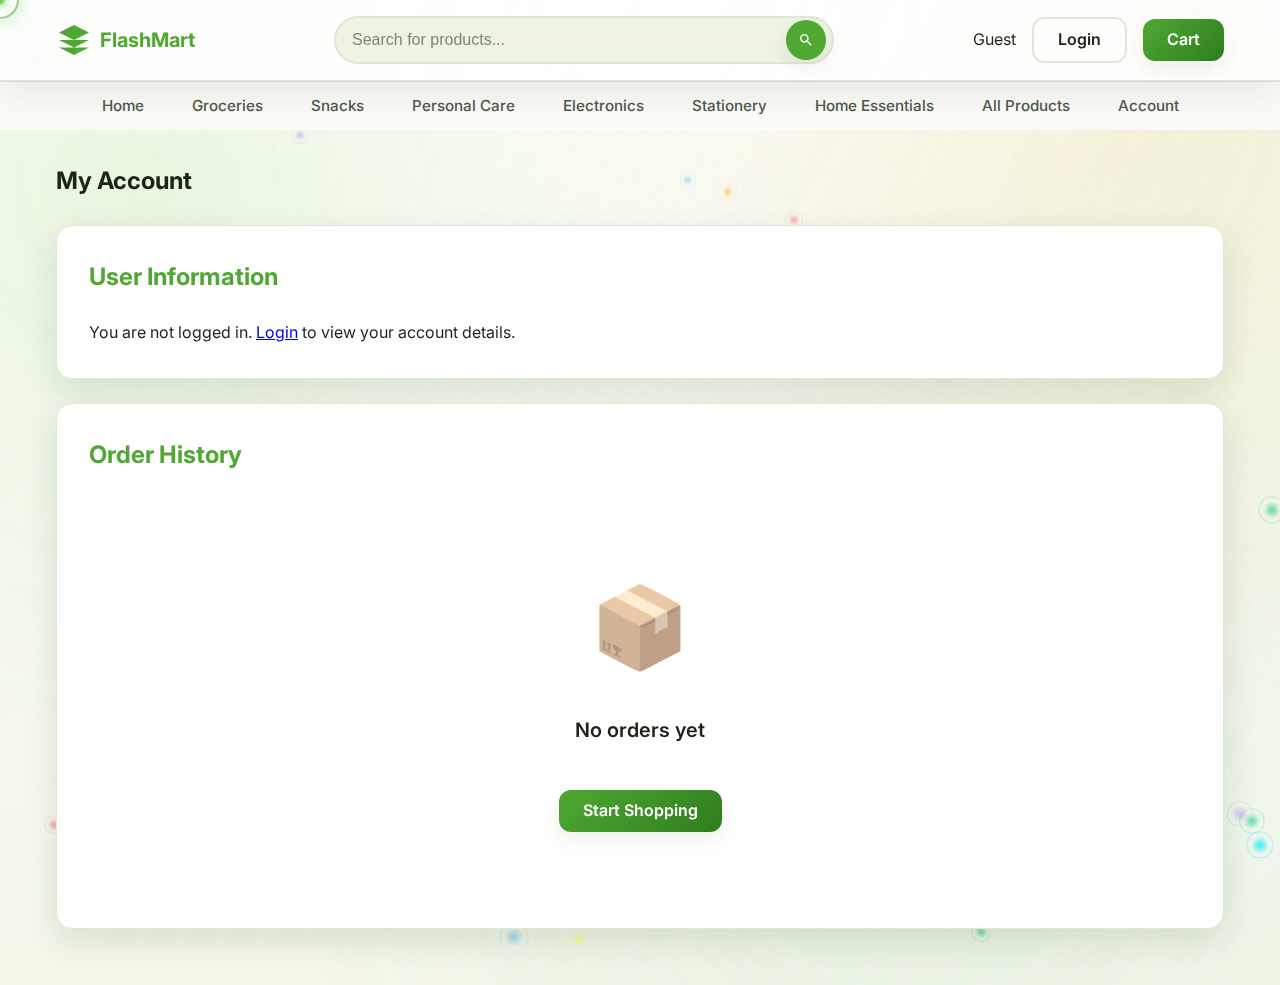
<file: account.html>
<!DOCTYPE html>
<html lang="en">
<head>
    <meta charset="UTF-8">
    <meta name="viewport" content="width=device-width, initial-scale=1.0">
    <title>My Account - FlashMart</title>
    <link rel="stylesheet" href="css/styles.css">
</head>
<body>
    
    <header class="header">
        <div class="header-container">
            <a href="index.html" class="logo">
                <svg class="logo-icon" viewBox="0 0 24 24" fill="currentColor">
                    <path d="M12 2L2 7l10 5 10-5-10-5zM2 17l10 5 10-5M2 12l10 5 10-5"/>
                </svg>
                FlashMart
            </a>
            <div class="search-bar">
                <input type="text" class="search-input" id="search-input" placeholder="Search for products...">
                <button class="search-btn" onclick="handleSearch()">
                    <svg width="16" height="16" viewBox="0 0 24 24" fill="white">
                        <path d="M15.5 14h-.79l-.28-.27C15.41 12.59 16 11.11 16 9.5 16 5.91 13.09 3 9.5 3S3 5.91 3 9.5 5.91 16 9.5 16c1.61 0 3.09-.59 4.23-1.57l.27.28v.79l5 4.99L20.49 19l-4.99-5zm-6 0C7.01 14 5 11.99 5 9.5S7.01 5 9.5 5 14 7.01 14 9.5 11.99 14 9.5 14z"/>
                    </svg>
                </button>
            </div>
            <div class="header-actions">
                <span id="user-info">Guest</span>
                <a href="login.html" class="btn btn-secondary" id="login-btn">Login</a>
                <button class="btn btn-secondary" id="logout-btn" onclick="handleLogout()" style="display: none;">Logout</button>
                <a href="cart.html" class="btn btn-primary cart-btn">
                    Cart
                    <span class="cart-badge" id="cart-badge">0</span>
                </a>
            </div>
        </div>
    </header>

    
    <nav class="nav-menu">
        <div class="nav-container">
            <a href="index.html" class="nav-link">Home</a>
            <a href="products.html?category=groceries" class="nav-link">Groceries</a>
            <a href="products.html?category=snacks" class="nav-link">Snacks</a>
            <a href="products.html?category=personal-care" class="nav-link">Personal Care</a>
            <a href="products.html?category=electronics" class="nav-link">Electronics</a>
            <a href="products.html?category=stationery" class="nav-link">Stationery</a>
            <a href="products.html?category=home-essentials" class="nav-link">Home Essentials</a>
            <a href="products.html" class="nav-link">All Products</a>
            <a href="account.html" class="nav-link">Account</a>
        </div>
    </nav>

   
    <div class="account-page">
        <h2 class="section-title">My Account</h2>

        
        <div class="account-section">
            <h3 class="account-section-title">User Information</h3>
            <div id="user-info-section">
                <!-- User info will be loaded here -->
            </div>
        </div>

        
        <div class="account-section" id="monthly-section">
            <h3 class="account-section-title">Monthly Billing</h3>
            <div id="monthly-billing">
                <!-- Monthly billing will be loaded here -->
            </div>
        </div>

        
        <div class="account-section">
            <h3 class="account-section-title">Order History</h3>
            <div id="order-history">
                <!-- Orders will be loaded here -->
            </div>
        </div>
    </div>

    
    <div class="modal" id="payment-modal">
        <div class="modal-content">
            <div class="modal-header">
                <h3 class="modal-title">Pay Monthly Balance</h3>
                <button class="modal-close" onclick="closePaymentModal()">&times;</button>
            </div>
            <div id="payment-modal-body">
                <!-- Payment form will be loaded here -->
            </div>
        </div>
    </div>

    
    <script src="data/products.js"></script>
    <script src="js/app.js"></script>
    <script>
        
        function handleSearch() {
            const query = document.getElementById('search-input').value.trim();
            if (query) {
                window.location.href = `products.html?search=${encodeURIComponent(query)}`;
            }
        }

       
        document.getElementById('search-input').addEventListener('keypress', (e) => {
            if (e.key === 'Enter') {
                handleSearch();
            }
        });

        
        function handleLogout() {
            FlashMartStorage.logoutUser();
            FlashMartStorage.updateUserInfo();
            FlashMartStorage.updateCartBadge();
            window.location.href = 'index.html';
        }

       
        function loadUserInfo() {
            const user = FlashMartStorage.getCurrentUser();
            const container = document.getElementById('user-info-section');

            if (!user) {
                container.innerHTML = `
                    <p>You are not logged in. <a href="login.html">Login</a> to view your account details.</p>
                `;
                document.getElementById('monthly-section').style.display = 'none';
                return;
            }

            container.innerHTML = `
                <div style="display: flex; flex-direction: column; gap: 10px;">
                    <div><strong>Name:</strong> ${user.name || 'N/A'}</div>
                    <div><strong>Email:</strong> ${user.email}</div>
                    <div><strong>Member since:</strong> ${FlashMartStorage.formatDate(user.createdAt)}</div>
                </div>
            `;
        }

        
        function loadMonthlyBilling() {
            const user = FlashMartStorage.getCurrentUser();
            const container = document.getElementById('monthly-billing');

            if (!user) {
                return;
            }

            const monthly = FlashMartStorage.getMonthlyAccount();
            const orders = FlashMartStorage.getOrders();
            const unpaidOrders = orders.filter(o => !o.paid && o.paymentMethod === 'monthly');

            if (monthly.outstanding === 0 && unpaidOrders.length === 0) {
                container.innerHTML = `
                    <p style="color: var(--text-light);">No outstanding balance. All payments are up to date.</p>
                `;
                return;
            }

            container.innerHTML = `
                <div class="monthly-balance">
                    Outstanding Balance: ${FlashMartStorage.formatPrice(monthly.outstanding)}
                </div>
                <div class="order-list">
                    ${unpaidOrders.map(order => `
                        <div class="order-card">
                            <div class="order-header">
                                <span class="order-id">Order #${order.id}</span>
                                <span class="order-status pending">Pending Payment</span>
                            </div>
                            <div class="order-items">
                                ${order.items.map(item => `
                                    <div class="order-item">
                                        <span>${item.name} (×${item.quantity})</span>
                                        <span>${FlashMartStorage.formatPrice(item.price * item.quantity)}</span>
                                    </div>
                                `).join('')}
                            </div>
                            <div class="order-total">Total: ${FlashMartStorage.formatPrice(order.total)}</div>
                            <div style="font-size: 14px; color: var(--text-light); margin-top: 5px;">
                                Date: ${FlashMartStorage.formatDate(order.createdAt)}
                            </div>
                        </div>
                    `).join('')}
                </div>
                <button class="btn btn-primary btn-full" onclick="showPayMonthlyModal()" style="margin-top: 20px;">
                    Pay Now (${FlashMartStorage.formatPrice(monthly.outstanding)})
                </button>
            `;
        }

        
        function showPayMonthlyModal() {
            const monthly = FlashMartStorage.getMonthlyAccount();
            const modal = document.getElementById('payment-modal');
            const modalBody = document.getElementById('payment-modal-body');

            modalBody.innerHTML = `
                <div style="margin-bottom: 20px;">
                    <p>Total Amount: <strong>${FlashMartStorage.formatPrice(monthly.outstanding)}</strong></p>
                </div>
                <div class="form-group">
                    <label class="form-label">Card Number</label>
                    <input type="text" class="form-input" placeholder="1234 5678 9012 3456" maxlength="19">
                </div>
                <div style="display: grid; grid-template-columns: 1fr 1fr; gap: 15px;">
                    <div class="form-group">
                        <label class="form-label">Expiry</label>
                        <input type="text" class="form-input" placeholder="MM/YY" maxlength="5">
                    </div>
                    <div class="form-group">
                        <label class="form-label">CVV</label>
                        <input type="text" class="form-input" placeholder="123" maxlength="3">
                    </div>
                </div>
                <button class="btn btn-primary btn-full" onclick="payMonthlyBalance()" style="margin-top: 20px;">
                    Pay ${FlashMartStorage.formatPrice(monthly.outstanding)}
                </button>
            `;

            modal.classList.add('show');
        }

        
        function payMonthlyBalance() {
            const result = FlashMartStorage.payMonthlyBalance();
            
            if (result.success) {
                closePaymentModal();
                FlashMartStorage.showToast(result.message, 'success');
                loadMonthlyBilling();
                loadOrderHistory();
            } else {
                FlashMartStorage.showToast(result.message, 'error');
            }
        }

        
        function closePaymentModal() {
            document.getElementById('payment-modal').classList.remove('show');
        }

       
        function loadOrderHistory() {
            const orders = FlashMartStorage.getOrders();
            const container = document.getElementById('order-history');

            if (orders.length === 0) {
                container.innerHTML = `
                    <div class="empty-state">
                        <div class="empty-state-icon">📦</div>
                        <div class="empty-state-text">No orders yet</div>
                        <a href="products.html" class="btn btn-primary" style="margin-top: 20px;">Start Shopping</a>
                    </div>
                `;
                return;
            }

            container.innerHTML = `
                <div class="order-list">
                    ${orders.map(order => `
                        <div class="order-card">
                            <div class="order-header">
                                <span class="order-id">Order #${order.id}</span>
                                <span class="order-status ${order.status}">${order.status.charAt(0).toUpperCase() + order.status.slice(1)}</span>
                            </div>
                            <div class="order-items">
                                ${order.items.map(item => `
                                    <div class="order-item">
                                        <span>${item.name} (×${item.quantity})</span>
                                        <span>${FlashMartStorage.formatPrice(item.price * item.quantity)}</span>
                                    </div>
                                `).join('')}
                            </div>
                            <div style="display: flex; justify-content: space-between; align-items: center; margin-top: 10px;">
                                <div>
                                    <div class="order-total">Total: ${FlashMartStorage.formatPrice(order.total)}</div>
                                    <div style="font-size: 14px; color: var(--text-light); margin-top: 5px;">
                                        Date: ${FlashMartStorage.formatDate(order.createdAt)}
                                    </div>
                                    <div style="font-size: 14px; color: var(--text-light);">
                                        Payment: ${order.paymentMethod === 'direct' ? 'Direct Payment' : 'Monthly Billing'} 
                                        ${order.paid ? '(Paid)' : '(Pending)'}
                                    </div>
                                </div>
                            </div>
                        </div>
                    `).join('')}
                </div>
            `;
        }

        
        document.getElementById('payment-modal').addEventListener('click', (e) => {
            if (e.target.id === 'payment-modal') {
                closePaymentModal();
            }
        });

        
        document.addEventListener('DOMContentLoaded', () => {
            loadUserInfo();
            loadMonthlyBilling();
            loadOrderHistory();
            FlashMartStorage.updateCartBadge();
            FlashMartStorage.updateUserInfo();
        });
    </script>
</body>
</html>
</file>
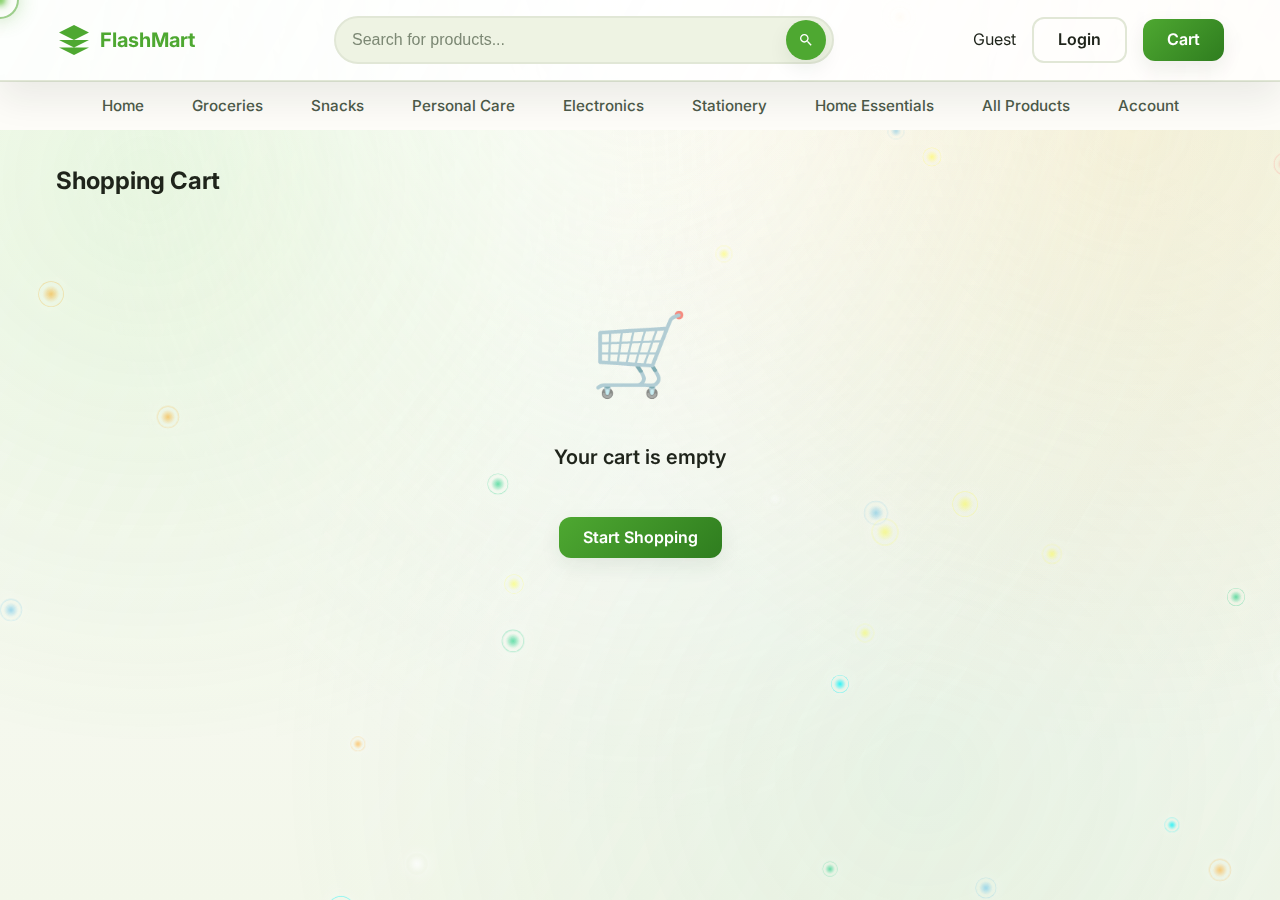
<file: cart.html>
<!DOCTYPE html>
<html lang="en">
<head>
    <meta charset="UTF-8">
    <meta name="viewport" content="width=device-width, initial-scale=1.0">
    <title>Shopping Cart - FlashMart</title>
    <link rel="stylesheet" href="css/styles.css">
</head>
<body>
    <!-- Header -->
    <header class="header">
        <div class="header-container">
            <a href="index.html" class="logo">
                <svg class="logo-icon" viewBox="0 0 24 24" fill="currentColor">
                    <path d="M12 2L2 7l10 5 10-5-10-5zM2 17l10 5 10-5M2 12l10 5 10-5"/>
                </svg>
                FlashMart
            </a>
            <div class="search-bar">
                <input type="text" class="search-input" id="search-input" placeholder="Search for products...">
                <button class="search-btn" onclick="handleSearch()">
                    <svg width="16" height="16" viewBox="0 0 24 24" fill="white">
                        <path d="M15.5 14h-.79l-.28-.27C15.41 12.59 16 11.11 16 9.5 16 5.91 13.09 3 9.5 3S3 5.91 3 9.5 5.91 16 9.5 16c1.61 0 3.09-.59 4.23-1.57l.27.28v.79l5 4.99L20.49 19l-4.99-5zm-6 0C7.01 14 5 11.99 5 9.5S7.01 5 9.5 5 14 7.01 14 9.5 11.99 14 9.5 14z"/>
                    </svg>
                </button>
            </div>
            <div class="header-actions">
                <span id="user-info">Guest</span>
                <a href="login.html" class="btn btn-secondary" id="login-btn">Login</a>
                <button class="btn btn-secondary" id="logout-btn" onclick="handleLogout()" style="display: none;">Logout</button>
                <a href="cart.html" class="btn btn-primary cart-btn">
                    Cart
                    <span class="cart-badge" id="cart-badge">0</span>
                </a>
            </div>
        </div>
    </header>

    <!-- Navigation Menu -->
    <nav class="nav-menu">
        <div class="nav-container">
            <a href="index.html" class="nav-link">Home</a>
            <a href="products.html?category=groceries" class="nav-link">Groceries</a>
            <a href="products.html?category=snacks" class="nav-link">Snacks</a>
            <a href="products.html?category=personal-care" class="nav-link">Personal Care</a>
            <a href="products.html?category=electronics" class="nav-link">Electronics</a>
            <a href="products.html?category=stationery" class="nav-link">Stationery</a>
            <a href="products.html?category=home-essentials" class="nav-link">Home Essentials</a>
            <a href="products.html" class="nav-link">All Products</a>
            <a href="account.html" class="nav-link">Account</a>
        </div>
    </nav>

    <!-- Cart Page -->
    <div class="cart-page">
        <h2 class="section-title">Shopping Cart</h2>
        
        <div style="display: grid; grid-template-columns: 1fr 350px; gap: 20px;" id="cart-layout">
            <!-- Cart Items -->
            <div class="cart-items" id="cart-items">
                <!-- Cart items will be loaded here -->
            </div>

            <!-- Cart Summary -->
            <div class="cart-summary" id="cart-summary">
                <h3 style="margin-bottom: 20px; font-size: 20px;">Order Summary</h3>
                <div class="summary-row">
                    <span>Subtotal</span>
                    <span id="cart-subtotal">₹0.00</span>
                </div>
                <div class="summary-row">
                    <span>Delivery Charges</span>
                    <span style="color: var(--success-color);">FREE</span>
                </div>
                <div class="summary-row">
                    <span>Estimated Delivery</span>
                    <span>2-3 days</span>
                </div>
                <div class="summary-row">
                    <strong>Total</strong>
                    <strong class="summary-total" id="cart-total">₹0.00</strong>
                </div>
                <a href="checkout.html" class="btn btn-primary btn-full" style="margin-top: 20px; text-align: center;">Proceed to Checkout</a>
                <a href="products.html" class="btn btn-secondary btn-full" style="text-align: center;">Continue Shopping</a>
            </div>
        </div>

        <!-- Empty Cart State -->
        <div class="empty-state hidden" id="empty-cart">
            <div class="empty-state-icon">🛒</div>
            <div class="empty-state-text">Your cart is empty</div>
            <a href="products.html" class="btn btn-primary" style="margin-top: 20px;">Start Shopping</a>
        </div>
    </div>

    <!-- Scripts -->
    <script src="data/products.js"></script>
    <script src="js/app.js"></script>
    <script>
        // Handle search
        function handleSearch() {
            const query = document.getElementById('search-input').value.trim();
            if (query) {
                window.location.href = `products.html?search=${encodeURIComponent(query)}`;
            }
        }

        // Search on Enter key
        document.getElementById('search-input').addEventListener('keypress', (e) => {
            if (e.key === 'Enter') {
                handleSearch();
            }
        });

        // Handle logout
        function handleLogout() {
            FlashMartStorage.logoutUser();
            FlashMartStorage.updateUserInfo();
            FlashMartStorage.updateCartBadge();
            window.location.href = 'index.html';
        }

        // Load cart
        function loadCart() {
            const cart = FlashMartStorage.getCart();
            const container = document.getElementById('cart-items');
            const emptyState = document.getElementById('empty-cart');
            const cartLayout = document.getElementById('cart-layout');
            const cartSummary = document.getElementById('cart-summary');

            if (cart.length === 0) {
                container.classList.add('hidden');
                emptyState.classList.remove('hidden');
                if (cartLayout) cartLayout.style.display = 'none';
                if (cartSummary) cartSummary.style.display = 'none';
                updateTotals();
                return;
            }

            container.classList.remove('hidden');
            emptyState.classList.add('hidden');
            if (cartLayout) cartLayout.style.display = 'grid';
            if (cartSummary) cartSummary.style.display = 'block';

            container.innerHTML = cart.map(item => {
                const product = FlashMartStorage.getProductById(item.productId);
                if (!product) return '';

                return `
                    <div class="cart-item">
                        <img src="${product.images[0]}" alt="${product.name}" class="cart-item-image">
                        <div class="cart-item-info">
                            <div class="cart-item-name">${product.name}</div>
                            <div class="cart-item-price">${FlashMartStorage.formatPrice(product.price)}</div>
                        </div>
                        <div class="cart-item-actions">
                            <button class="quantity-btn" onclick="updateQuantity(${product.id}, ${item.quantity - 1})">-</button>
                            <input type="number" class="quantity-input" value="${item.quantity}" min="1" max="${product.stock}" onchange="updateQuantity(${product.id}, parseInt(this.value))" style="width: 60px;">
                            <button class="quantity-btn" onclick="updateQuantity(${product.id}, ${item.quantity + 1})">+</button>
                        </div>
                        <div style="text-align: right;">
                            <div style="font-weight: bold; font-size: 18px; color: var(--primary-color);">
                                ${FlashMartStorage.formatPrice(product.price * item.quantity)}
                            </div>
                            <button class="btn-remove" onclick="removeItem(${product.id})" style="margin-top: 10px;">Remove</button>
                        </div>
                    </div>
                `;
            }).join('');

            updateTotals();
        }

        // Update quantity
        function updateQuantity(productId, quantity) {
            if (quantity < 1) {
                removeItem(productId);
                return;
            }

            const result = FlashMartStorage.updateCartQuantity(productId, quantity);
            if (result.success) {
                loadCart();
                FlashMartStorage.updateCartBadge();
            } else {
                FlashMartStorage.showToast(result.message, 'error');
                loadCart(); // Reload to show correct quantities
            }
        }

        // Remove item
        function removeItem(productId) {
            FlashMartStorage.removeFromCart(productId);
            FlashMartStorage.showToast('Item removed from cart', 'success');
            loadCart();
            FlashMartStorage.updateCartBadge();
        }

        // Update totals
        function updateTotals() {
            const total = FlashMartStorage.getCartTotal();
            document.getElementById('cart-subtotal').textContent = FlashMartStorage.formatPrice(total);
            document.getElementById('cart-total').textContent = FlashMartStorage.formatPrice(total);
        }

        // Initialize page
        document.addEventListener('DOMContentLoaded', () => {
            loadCart();
            FlashMartStorage.updateCartBadge();
            FlashMartStorage.updateUserInfo();
        });
    </script>
</body>
</html>
</file>
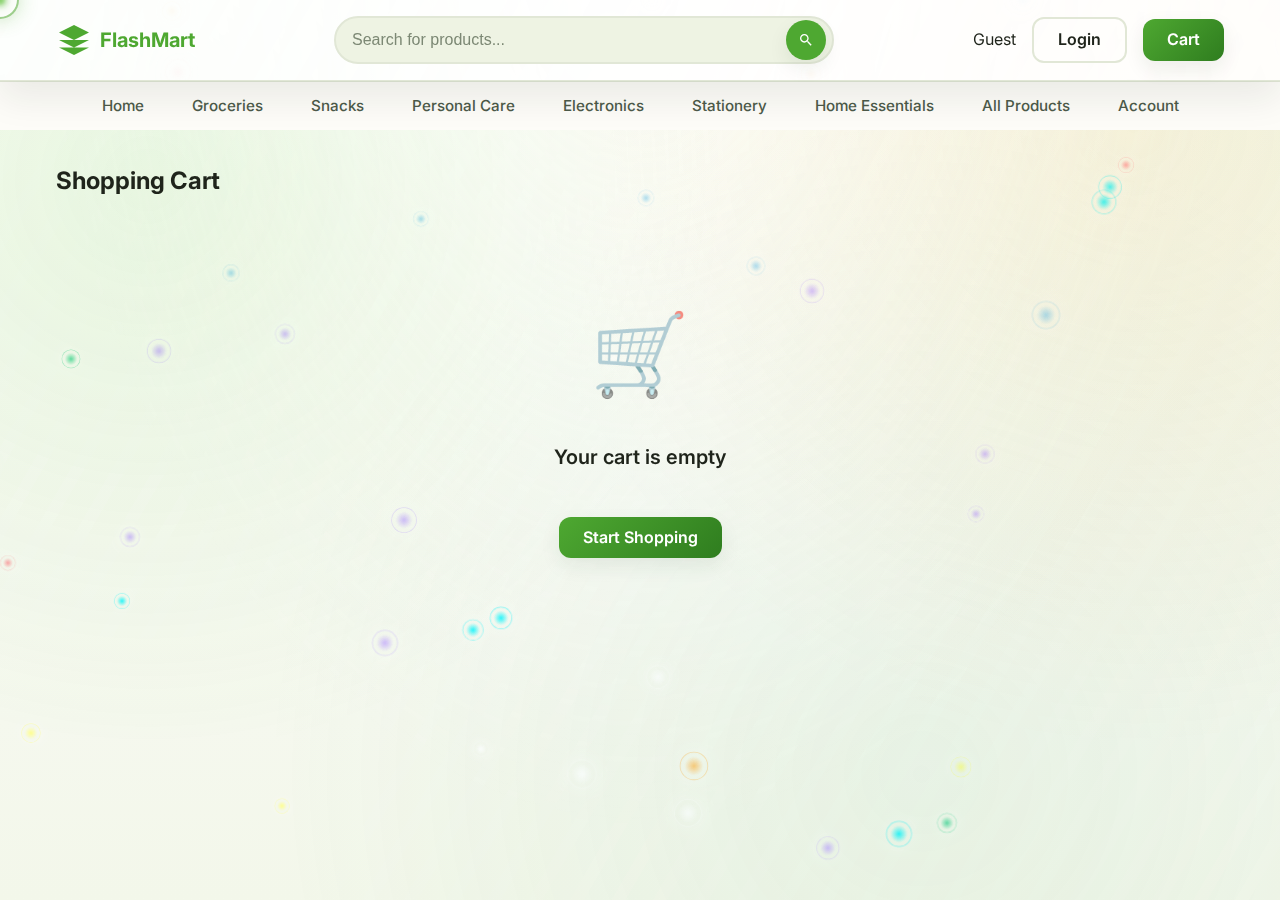
<file: checkout.html>
<!DOCTYPE html>
<html lang="en">
<head>
    <meta charset="UTF-8">
    <meta name="viewport" content="width=device-width, initial-scale=1.0">
    <title>Checkout - FlashMart</title>
    <link rel="stylesheet" href="css/styles.css">
</head>
<body>
    
    <header class="header">
        <div class="header-container">
            <a href="index.html" class="logo">
                <svg class="logo-icon" viewBox="0 0 24 24" fill="currentColor">
                    <path d="M12 2L2 7l10 5 10-5-10-5zM2 17l10 5 10-5M2 12l10 5 10-5"/>
                </svg>
                FlashMart
            </a>
            <div class="search-bar">
                <input type="text" class="search-input" id="search-input" placeholder="Search for products...">
                <button class="search-btn" onclick="handleSearch()">
                    <svg width="16" height="16" viewBox="0 0 24 24" fill="white">
                        <path d="M15.5 14h-.79l-.28-.27C15.41 12.59 16 11.11 16 9.5 16 5.91 13.09 3 9.5 3S3 5.91 3 9.5 5.91 16 9.5 16c1.61 0 3.09-.59 4.23-1.57l.27.28v.79l5 4.99L20.49 19l-4.99-5zm-6 0C7.01 14 5 11.99 5 9.5S7.01 5 9.5 5 14 7.01 14 9.5 11.99 14 9.5 14z"/>
                    </svg>
                </button>
            </div>
            <div class="header-actions">
                <span id="user-info">Guest</span>
                <a href="login.html" class="btn btn-secondary" id="login-btn">Login</a>
                <button class="btn btn-secondary" id="logout-btn" onclick="handleLogout()" style="display: none;">Logout</button>
                <a href="cart.html" class="btn btn-primary cart-btn">
                    Cart
                    <span class="cart-badge" id="cart-badge">0</span>
                </a>
            </div>
        </div>
    </header>

    
    <nav class="nav-menu">
        <div class="nav-container">
            <a href="index.html" class="nav-link">Home</a>
            <a href="products.html?category=groceries" class="nav-link">Groceries</a>
            <a href="products.html?category=snacks" class="nav-link">Snacks</a>
            <a href="products.html?category=personal-care" class="nav-link">Personal Care</a>
            <a href="products.html?category=electronics" class="nav-link">Electronics</a>
            <a href="products.html?category=stationery" class="nav-link">Stationery</a>
            <a href="products.html?category=home-essentials" class="nav-link">Home Essentials</a>
            <a href="products.html" class="nav-link">All Products</a>
            <a href="account.html" class="nav-link">Account</a>
        </div>
    </nav>


    <div class="checkout-page">
        <h2 class="section-title">Checkout</h2>

        
        <div class="account-section" style="margin-bottom: 20px;">
            <h3 style="margin-bottom: 15px;">Order Summary</h3>
            <div id="order-summary">
                
            </div>
            <div class="summary-row" style="margin-top: 20px;">
                <strong>Total</strong>
                <strong class="summary-total" id="checkout-total">₹0.00</strong>
            </div>
        </div>

        
        <div class="payment-methods">
            <h3 style="margin-bottom: 20px;">Select Payment Method</h3>
            
            <div class="payment-method" id="payment-direct" onclick="selectPayment('direct')">
                <div class="payment-method-title">💳 Direct Payment</div>
                <div class="payment-method-desc">Pay now with card. Order will be processed immediately.</div>
            </div>

            <div class="payment-method" id="payment-monthly" onclick="selectPayment('monthly')">
                <div class="payment-method-title">📅 Monthly Billing</div>
                <div class="payment-method-desc">Add to monthly account. Pay at month-end. (Requires login)</div>
            </div>
        </div>

        
        <button class="btn btn-primary btn-full" id="pay-button" onclick="processPayment()" style="margin-top: 20px; padding: 15px; font-size: 18px;" disabled>
            Complete Payment
        </button>

        <a href="cart.html" class="btn btn-secondary btn-full" style="margin-top: 10px; text-align: center;">Back to Cart</a>
    </div>


    <div class="modal" id="payment-modal">
        <div class="modal-content">
            <div class="modal-header">
                <h3 class="modal-title">Payment Processing</h3>
                <button class="modal-close" onclick="closePaymentModal()">&times;</button>
            </div>
            <div id="payment-modal-body">
                
            </div>
        </div>
    </div>


    <script src="data/products.js"></script>
    <script src="js/app.js"></script>
    <script>
        let selectedPaymentMethod = null;
        let checkoutCart = [];

       
        function handleSearch() {
            const query = document.getElementById('search-input').value.trim();
            if (query) {
                window.location.href = `products.html?search=${encodeURIComponent(query)}`;
            }
        }

        
        document.getElementById('search-input').addEventListener('keypress', (e) => {
            if (e.key === 'Enter') {
                handleSearch();
            }
        });

        
        function handleLogout() {
            FlashMartStorage.logoutUser();
            FlashMartStorage.updateUserInfo();
            FlashMartStorage.updateCartBadge();
            window.location.href = 'index.html';
        }

       
        function checkBuyNow() {
            const params = new URLSearchParams(window.location.search);
            const productId = params.get('product');
            const quantity = parseInt(params.get('quantity')) || 1;

            if (productId) {
               
                const product = FlashMartStorage.getProductById(productId);
                if (product) {
                    checkoutCart = [{
                        productId: parseInt(productId),
                        quantity: quantity
                    }];
                    loadOrderSummary();
                    return;
                }
            }

           
            checkoutCart = FlashMartStorage.getCart();
            if (checkoutCart.length === 0) {
                window.location.href = 'cart.html';
                return;
            }
            loadOrderSummary();
        }

        
        function loadOrderSummary() {
            const container = document.getElementById('order-summary');
            const total = checkoutCart.reduce((sum, item) => {
                const product = FlashMartStorage.getProductById(item.productId);
                return sum + (product ? product.price * item.quantity : 0);
            }, 0);

            container.innerHTML = checkoutCart.map(item => {
                const product = FlashMartStorage.getProductById(item.productId);
                if (!product) return '';

                return `
                    <div style="display: flex; justify-content: space-between; padding: 10px 0; border-bottom: 1px solid var(--border-color);">
                        <div>
                            <div style="font-weight: 500;">${product.name}</div>
                            <div style="font-size: 14px; color: var(--text-light);">Qty: ${item.quantity} × ${FlashMartStorage.formatPrice(product.price)}</div>
                        </div>
                        <div style="font-weight: bold;">${FlashMartStorage.formatPrice(product.price * item.quantity)}</div>
                    </div>
                `;
            }).join('');

            document.getElementById('checkout-total').textContent = FlashMartStorage.formatPrice(total);
        }

       
        function selectPayment(method) {
            selectedPaymentMethod = method;

            
            document.querySelectorAll('.payment-method').forEach(el => {
                el.classList.remove('selected');
            });
            document.getElementById(`payment-${method}`).classList.add('selected');

            
            if (method === 'monthly') {
                const user = FlashMartStorage.getCurrentUser();
                if (!user) {
                    FlashMartStorage.showToast('Please login to use monthly billing', 'error');
                    document.getElementById('pay-button').disabled = true;
                    return;
                }
            }

            document.getElementById('pay-button').disabled = false;
        }

        
        function processPayment() {
            if (!selectedPaymentMethod) {
                FlashMartStorage.showToast('Please select a payment method', 'error');
                return;
            }

            if (selectedPaymentMethod === 'direct') {
                showDirectPaymentModal();
            } else if (selectedPaymentMethod === 'monthly') {
                processMonthlyPayment();
            }
        }

        
        function showDirectPaymentModal() {
            const modal = document.getElementById('payment-modal');
            const modalBody = document.getElementById('payment-modal-body');
            const total = checkoutCart.reduce((sum, item) => {
                const product = FlashMartStorage.getProductById(item.productId);
                return sum + (product ? product.price * item.quantity : 0);
            }, 0);

            modalBody.innerHTML = `
                <div style="margin-bottom: 20px;">
                    <p>Total Amount: <strong>${FlashMartStorage.formatPrice(total)}</strong></p>
                </div>
                <div class="form-group">
                    <label class="form-label">Card Number</label>
                    <input type="text" class="form-input" placeholder="1234 5678 9012 3456" maxlength="19">
                </div>
                <div style="display: grid; grid-template-columns: 1fr 1fr; gap: 15px;">
                    <div class="form-group">
                        <label class="form-label">Expiry</label>
                        <input type="text" class="form-input" placeholder="MM/YY" maxlength="5">
                    </div>
                    <div class="form-group">
                        <label class="form-label">CVV</label>
                        <input type="text" class="form-input" placeholder="123" maxlength="3">
                    </div>
                </div>
                <button class="btn btn-primary btn-full" onclick="completeDirectPayment()" style="margin-top: 20px;">
                    Pay ${FlashMartStorage.formatPrice(total)}
                </button>
            `;

            modal.classList.add('show');
        }

       
        function completeDirectPayment() {
            
            setTimeout(() => {
                
                const order = FlashMartStorage.createOrder(checkoutCart, 'direct', true);
                
                closePaymentModal();
                FlashMartStorage.showToast('Payment successful! Order placed.', 'success');
                
                
                setTimeout(() => {
                    window.location.href = 'account.html';
                }, 2000);
            }, 1000);
        }

        
        function processMonthlyPayment() {
            const user = FlashMartStorage.getCurrentUser();
            if (!user) {
                FlashMartStorage.showToast('Please login to use monthly billing', 'error');
                window.location.href = 'login.html';
                return;
            }

            
            const order = FlashMartStorage.createOrder(checkoutCart, 'monthly', false);
            
            FlashMartStorage.showToast('Order added to monthly account', 'success');
            
            
            setTimeout(() => {
                window.location.href = 'account.html';
            }, 2000);
        }

        
        function closePaymentModal() {
            document.getElementById('payment-modal').classList.remove('show');
        }

       
        document.getElementById('payment-modal').addEventListener('click', (e) => {
            if (e.target.id === 'payment-modal') {
                closePaymentModal();
            }
        });

        
        document.addEventListener('DOMContentLoaded', () => {
            checkBuyNow();
            FlashMartStorage.updateCartBadge();
            FlashMartStorage.updateUserInfo();
        });
    </script>
</body>
</html>
</file>
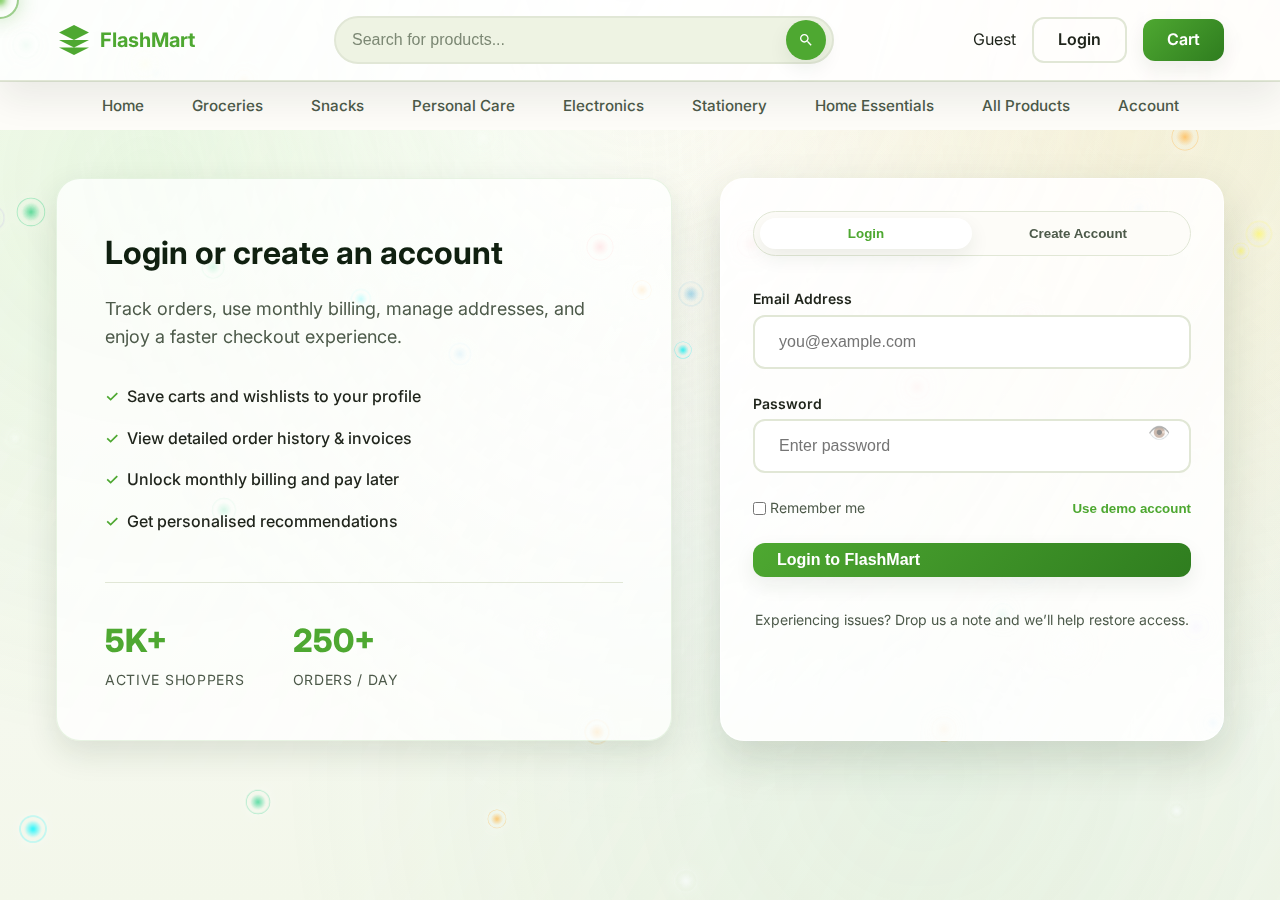
<file: login.html>
<!DOCTYPE html>
<html lang="en">
<head>
    <meta charset="UTF-8">
    <meta name="viewport" content="width=device-width, initial-scale=1.0">
    <title>FlashMart | Login & Sign Up</title>
    <link rel="stylesheet" href="css/styles.css">
</head>
<body>
    <header class="header">
        <div class="header-container">
            <a href="index.html" class="logo">
                <svg class="logo-icon" viewBox="0 0 24 24" fill="currentColor">
                    <path d="M12 2L2 7l10 5 10-5-10-5zM2 17l10 5 10-5M2 12l10 5 10-5"/>
                </svg>
                FlashMart
            </a>
            <div class="search-bar">
                <input type="text" class="search-input" id="search-input" placeholder="Search for products...">
                <button class="search-btn" onclick="handleSearch()">
                    <svg width="16" height="16" viewBox="0 0 24 24" fill="white">
                        <path d="M15.5 14h-.79l-.28-.27C15.41 12.59 16 11.11 16 9.5 16 5.91 13.09 3 9.5 3S3 5.91 3 9.5 5.91 16 9.5 16c1.61 0 3.09-.59 4.23-1.57l.27.28v.79l5 4.99L20.49 19l-4.99-5zm-6 0C7.01 14 5 11.99 5 9.5S7.01 5 9.5 5 14 7.01 14 9.5 11.99 14 9.5 14z"/>
                    </svg>
                </button>
            </div>
            <div class="header-actions">
                <span id="user-info">Guest</span>
                <a href="login.html" class="btn btn-secondary" id="login-btn" aria-current="page">Login</a>
                <button class="btn btn-secondary" id="logout-btn" onclick="handleLogout()" style="display: none;">Logout</button>
                <a href="cart.html" class="btn btn-primary cart-btn">
                    Cart
                    <span class="cart-badge" id="cart-badge">0</span>
                </a>
            </div>
        </div>
    </header>

    <nav class="nav-menu">
        <div class="nav-container">
            <a href="index.html" class="nav-link">Home</a>
            <a href="products.html?category=groceries" class="nav-link">Groceries</a>
            <a href="products.html?category=snacks" class="nav-link">Snacks</a>
            <a href="products.html?category=personal-care" class="nav-link">Personal Care</a>
            <a href="products.html?category=electronics" class="nav-link">Electronics</a>
            <a href="products.html?category=stationery" class="nav-link">Stationery</a>
            <a href="products.html?category=home-essentials" class="nav-link">Home Essentials</a>
            <a href="products.html" class="nav-link">All Products</a>
            <a href="account.html" class="nav-link">Account</a>
        </div>
    </nav>

    <section class="auth-page">
        <div class="auth-wrapper">
            <div class="auth-left">
                <h1>Login or create an account</h1>
                <p>Track orders, use monthly billing, manage addresses, and enjoy a faster checkout experience.</p>
                <ul class="auth-benefits">
                    <li>Save carts and wishlists to your profile</li>
                    <li>View detailed order history & invoices</li>
                    <li>Unlock monthly billing and pay later</li>
                    <li>Get personalised recommendations</li>
                </ul>
                <div class="auth-stats">
                    <div>
                        <span class="auth-stat-value">5K+</span>
                        <span class="auth-stat-label">Active shoppers</span>
                    </div>
                    <div>
                        <span class="auth-stat-value">250+</span>
                        <span class="auth-stat-label">Orders / day</span>
                    </div>
                </div>
            </div>
            <div class="auth-card">
                <div class="auth-tabs" role="tablist">
                    <button class="auth-tab active" data-tab="login" role="tab" aria-selected="true">Login</button>
                    <button class="auth-tab" data-tab="register" role="tab" aria-selected="false">Create Account</button>
                </div>
                <div class="auth-forms">
                    <form id="login-form" class="auth-form active" autocomplete="on">
                        <div class="form-field">
                            <label for="login-email">Email Address</label>
                            <input type="email" id="login-email" placeholder="you@example.com" required>
                        </div>
                        <div class="form-field password-field">
                            <label for="login-password">Password</label>
                            <input type="password" id="login-password" placeholder="Enter password" required minlength="6">
                            <button type="button" class="toggle-password" aria-label="Toggle password visibility"></button>
                        </div>
                        <div class="form-actions">
                            <label class="remember-me">
                                <input type="checkbox" id="remember-me">
                                Remember me
                            </label>
                            <button type="button" class="link-btn" id="use-demo-btn">Use demo account</button>
                        </div>
                        <button type="submit" class="btn btn-primary btn-full">Login to FlashMart</button>
                        <p class="form-note">Experiencing issues? Drop us a note and we’ll help restore access.</p>
                    </form>

                    <form id="register-form" class="auth-form" autocomplete="on">
                        <div class="form-field">
                            <label for="register-name">Full Name</label>
                            <input type="text" id="register-name" placeholder="Enter your full name" required minlength="2">
                        </div>
                        <div class="form-field">
                            <label for="register-email">Email Address</label>
                            <input type="email" id="register-email" placeholder="you@example.com" required>
                        </div>
                        <div class="form-field password-field">
                            <label for="register-password">Password</label>
                            <input type="password" id="register-password" placeholder="Create a strong password" required minlength="6">
                            <button type="button" class="toggle-password" aria-label="Toggle password visibility"></button>
                        </div>
                        <div class="form-field password-field">
                            <label for="register-confirm">Confirm Password</label>
                            <input type="password" id="register-confirm" placeholder="Re-enter password" required minlength="6">
                            <button type="button" class="toggle-password" aria-label="Toggle password visibility"></button>
                        </div>
                        <button type="submit" class="btn btn-primary btn-full">Create account</button>
                        <p class="form-note">By continuing you agree to FlashMart's Terms & Privacy Policy.</p>
                    </form>
                </div>
                <div class="auth-feedback" id="auth-feedback" role="alert" aria-live="polite"></div>
            </div>
        </div>
    </section>

    <script src="data/products.js"></script>
    <script src="js/app.js"></script>
    <script>
        const tabs = document.querySelectorAll('.auth-tab');
        const forms = document.querySelectorAll('.auth-form');
        const feedback = document.getElementById('auth-feedback');

        tabs.forEach(tab => {
            tab.addEventListener('click', () => {
                const target = tab.dataset.tab;
                tabs.forEach(btn => btn.classList.toggle('active', btn === tab));
                tabs.forEach(btn => btn.setAttribute('aria-selected', btn === tab));
                forms.forEach(form => form.classList.toggle('active', form.id === `${target}-form`));
                feedback.textContent = '';
                feedback.className = 'auth-feedback';
            });
        });

        document.querySelectorAll('.toggle-password').forEach(btn => {
            btn.addEventListener('click', () => {
                const input = btn.parentElement.querySelector('input');
                const type = input.type === 'password' ? 'text' : 'password';
                input.type = type;
                btn.classList.toggle('visible', type === 'text');
            });
        });

        const showFeedback = (message, type = 'info') => {
            feedback.textContent = message;
            feedback.className = `auth-feedback ${type}`;
        };

        const redirectAfterAuth = () => {
            FlashMartStorage.updateCartBadge();
            FlashMartStorage.updateUserInfo();
            setTimeout(() => {
                window.location.href = 'account.html';
            }, 900);
        };

        document.getElementById('login-form').addEventListener('submit', (event) => {
            event.preventDefault();
            const email = document.getElementById('login-email').value.trim().toLowerCase();
            const password = document.getElementById('login-password').value.trim();
            if (!email || !password) {
                showFeedback('Please enter both email and password.', 'error');
                return;
            }
            const result = FlashMartStorage.loginUser(email, password);
            if (result.success) {
                FlashMartStorage.showToast('Welcome back!', 'success');
                showFeedback('Login successful. Redirecting…', 'success');
                redirectAfterAuth();
            } else {
                showFeedback(result.message || 'Invalid credentials. Please try again.', 'error');
            }
        });

        document.getElementById('register-form').addEventListener('submit', (event) => {
            event.preventDefault();
            const name = document.getElementById('register-name').value.trim();
            const email = document.getElementById('register-email').value.trim().toLowerCase();
            const password = document.getElementById('register-password').value.trim();
            const confirmPassword = document.getElementById('register-confirm').value.trim();

            if (password !== confirmPassword) {
                showFeedback('Passwords do not match.', 'error');
                return;
            }
            if (password.length < 6) {
                showFeedback('Password should be at least 6 characters.', 'error');
                return;
            }
            const result = FlashMartStorage.registerUser(email, password, name);
            if (result.success) {
                FlashMartStorage.setCurrentUser(result.user);
                FlashMartStorage.showToast('Account created! Welcome aboard.', 'success');
                showFeedback('Account created successfully. Redirecting…', 'success');
                redirectAfterAuth();
            } else {
                showFeedback(result.message || 'Unable to create account. Try a different email.', 'error');
            }
        });

        document.getElementById('use-demo-btn').addEventListener('click', () => {
            document.getElementById('login-email').value = 'test@flashmart.com';
            document.getElementById('login-password').value = 'Password123';
            showFeedback('Demo credentials filled. Click Login to continue.', 'info');
        });

        function handleSearch() {
            const query = document.getElementById('search-input').value.trim();
            if (query) {
                window.location.href = `products.html?search=${encodeURIComponent(query)}`;
            }
        }

        document.getElementById('search-input').addEventListener('keypress', (e) => {
            if (e.key === 'Enter') {
                handleSearch();
            }
        });

        function handleLogout() {
            FlashMartStorage.logoutUser();
            FlashMartStorage.updateUserInfo();
            FlashMartStorage.updateCartBadge();
            window.location.href = 'login.html';
        }

        document.addEventListener('DOMContentLoaded', () => {
            FlashMartStorage.updateCartBadge();
            FlashMartStorage.updateUserInfo();
        });
    </script>
</body>
</html>
</file>
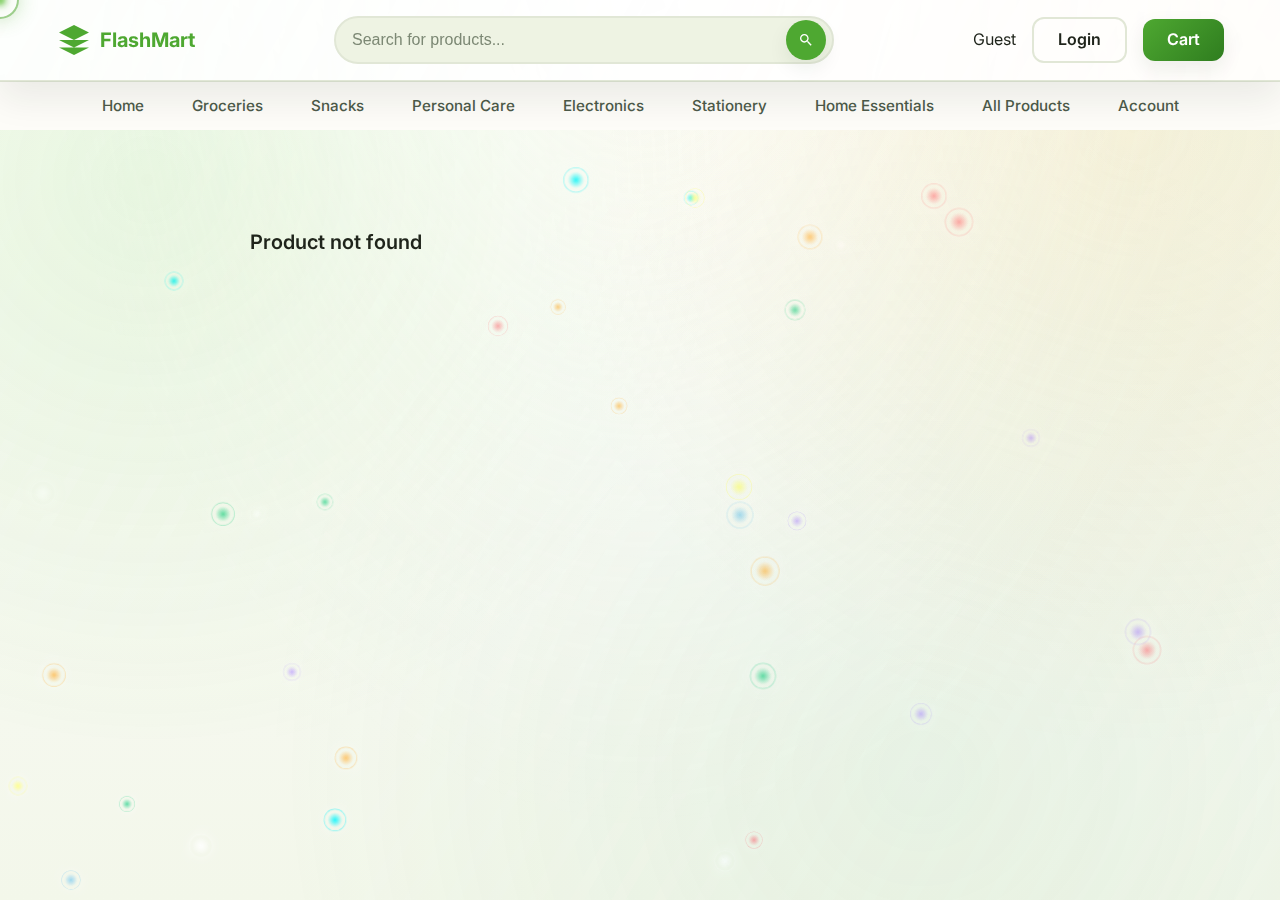
<file: product.html>
<!DOCTYPE html>
<html lang="en">
<head>
    <meta charset="UTF-8">
    <meta name="viewport" content="width=device-width, initial-scale=1.0">
    <title>Product Details - FlashMart</title>
    <link rel="stylesheet" href="css/styles.css">
</head>
<body>
    
    <header class="header">
        <div class="header-container">
            <a href="index.html" class="logo">
                <svg class="logo-icon" viewBox="0 0 24 24" fill="currentColor">
                    <path d="M12 2L2 7l10 5 10-5-10-5zM2 17l10 5 10-5M2 12l10 5 10-5"/>
                </svg>
                FlashMart
            </a>
            <div class="search-bar">
                <input type="text" class="search-input" id="search-input" placeholder="Search for products...">
                <button class="search-btn" onclick="handleSearch()">
                    <svg width="16" height="16" viewBox="0 0 24 24" fill="white">
                        <path d="M15.5 14h-.79l-.28-.27C15.41 12.59 16 11.11 16 9.5 16 5.91 13.09 3 9.5 3S3 5.91 3 9.5 5.91 16 9.5 16c1.61 0 3.09-.59 4.23-1.57l.27.28v.79l5 4.99L20.49 19l-4.99-5zm-6 0C7.01 14 5 11.99 5 9.5S7.01 5 9.5 5 14 7.01 14 9.5 11.99 14 9.5 14z"/>
                    </svg>
                </button>
            </div>
            <div class="header-actions">
                <span id="user-info">Guest</span>
                <a href="login.html" class="btn btn-secondary" id="login-btn">Login</a>
                <button class="btn btn-secondary" id="logout-btn" onclick="handleLogout()" style="display: none;">Logout</button>
                <a href="cart.html" class="btn btn-primary cart-btn">
                    Cart
                    <span class="cart-badge" id="cart-badge">0</span>
                </a>
            </div>
        </div>
    </header>

    
    <nav class="nav-menu">
        <div class="nav-container">
            <a href="index.html" class="nav-link">Home</a>
            <a href="products.html?category=groceries" class="nav-link">Groceries</a>
            <a href="products.html?category=snacks" class="nav-link">Snacks</a>
            <a href="products.html?category=personal-care" class="nav-link">Personal Care</a>
            <a href="products.html?category=electronics" class="nav-link">Electronics</a>
            <a href="products.html?category=stationery" class="nav-link">Stationery</a>
            <a href="products.html?category=home-essentials" class="nav-link">Home Essentials</a>
            <a href="products.html" class="nav-link">All Products</a>
            <a href="account.html" class="nav-link">Account</a>
        </div>
    </nav>

    
    <section class="product-detail" id="product-detail">
       
    </section>

    
    <script src="data/products.js"></script>
    <script src="js/app.js"></script>
    <script>
        let currentProduct = null;
        let quantity = 1;

       
        function handleSearch() {
            const query = document.getElementById('search-input').value.trim();
            if (query) {
                window.location.href = `products.html?search=${encodeURIComponent(query)}`;
            }
        }

      
        document.getElementById('search-input').addEventListener('keypress', (e) => {
            if (e.key === 'Enter') {
                handleSearch();
            }
        });

        
        function handleLogout() {
            FlashMartStorage.logoutUser();
            FlashMartStorage.updateUserInfo();
            FlashMartStorage.updateCartBadge();
            window.location.href = 'index.html';
        }

        
        function getProductId() {
            const params = new URLSearchParams(window.location.search);
            return params.get('id');
        }

      
        function loadProduct() {
            const productId = getProductId();
            if (!productId) {
                document.getElementById('product-detail').innerHTML = '<div class="empty-state"><div class="empty-state-text">Product not found</div></div>';
                return;
            }

            currentProduct = FlashMartStorage.getProductById(productId);
            if (!currentProduct) {
                document.getElementById('product-detail').innerHTML = '<div class="empty-state"><div class="empty-state-text">Product not found</div></div>';
                return;
            }

            renderProduct();
        }

       
        function renderProduct() {
            const container = document.getElementById('product-detail');
            quantity = 1;
            const galleryImages = buildGalleryImages(currentProduct);
            const thumbnailsHTML = galleryImages.map((image, index) => `
                <button class="product-thumbnail ${index === 0 ? 'active' : ''}" data-index="${index}" type="button" aria-label="Show product angle ${index + 1}">
                    <img src="${image}" alt="${currentProduct.name} view ${index + 1}">
                </button>
            `).join('');

            container.innerHTML = `
                <div class="product-detail-media">
                    <div class="product-main-image">
                        <img id="product-main-image" src="${galleryImages[0]}" alt="${currentProduct.name}" data-active-index="0" data-current-src="${galleryImages[0]}">
                    </div>
                    <div class="product-thumbnails">
                        ${thumbnailsHTML}
                    </div>
                </div>
                <div class="product-detail-info">
                    <h1 class="product-detail-name">${currentProduct.name}</h1>
                    <div class="product-detail-price">${FlashMartStorage.formatPrice(currentProduct.price)}</div>
                    <div class="product-detail-rating">
                        <span class="star">★</span>
                        <span>${currentProduct.rating} (${Math.floor(Math.random() * 100 + 50)} reviews)</span>
                    </div>
                    <div class="product-stock">In Stock (${currentProduct.stock} available)</div>
                    <p class="product-detail-description">${currentProduct.description}</p>
                    <div class="quantity-selector">
                        <label>Quantity:</label>
                        <button class="quantity-btn" onclick="decreaseQuantity()">-</button>
                        <input type="number" class="quantity-input" id="quantity-input" value="1" min="1" max="${currentProduct.stock}" onchange="updateQuantity()">
                        <button class="quantity-btn" onclick="increaseQuantity()">+</button>
                    </div>
                    <div class="product-actions product-actions-detail">
                        <button class="btn btn-add-basket" onclick="addToCart(event)">Add to Cart</button>
                        <button class="btn-buy-now" onclick="buyNow()">Buy Now</button>
                    </div>
                </div>
            `;

            attachGalleryInteractions(galleryImages);
        }

        function buildGalleryImages(product) {
            if (product && Array.isArray(product.images) && product.images.length > 0) {
                return product.images;
            }
            return ['assets/Home Screen Scroller/1.png'];
        }

        function attachGalleryInteractions(images) {
            const mainImage = document.getElementById('product-main-image');
            if (!mainImage) return;
            const thumbnails = document.querySelectorAll('.product-thumbnail');

            requestAnimationFrame(() => {
                mainImage.classList.add('bb-image-enter');
                setTimeout(() => mainImage.classList.remove('bb-image-enter'), 400);
            });

            thumbnails.forEach((thumb) => {
                thumb.addEventListener('click', () => {
                    const index = Number(thumb.dataset.index);
                    const targetSrc = images[index];
                    if (!targetSrc) return;

                    const currentIndex = Number(mainImage.dataset.activeIndex || 0);
                    if (currentIndex === index) {
                        pulseMainImage(mainImage);
                        return;
                    }

                    thumbnails.forEach(btn => btn.classList.remove('active'));
                    thumb.classList.add('active');
                    switchMainImage(mainImage, targetSrc, index);
                });
            });
        }

        function switchMainImage(element, newSrc, nextIndex) {
            if (element.dataset.currentSrc === newSrc) {
                pulseMainImage(element);
                return;
            }
            element.dataset.activeIndex = nextIndex;
            element.dataset.currentSrc = newSrc;
            element.classList.remove('bb-image-enter');
            element.classList.add('bb-image-exit');

            const handleLoad = () => {
                element.classList.remove('bb-image-exit');
                element.classList.add('bb-image-enter');
                setTimeout(() => element.classList.remove('bb-image-enter'), 400);
                element.removeEventListener('load', handleLoad);
            };

            element.addEventListener('load', handleLoad);

            setTimeout(() => {
                element.src = newSrc;
            }, 140);
        }

        function pulseMainImage(element) {
            element.classList.remove('bb-image-enter');
            element.classList.add('bb-image-exit');
            setTimeout(() => {
                element.classList.remove('bb-image-exit');
                element.classList.add('bb-image-enter');
                setTimeout(() => element.classList.remove('bb-image-enter'), 350);
            }, 140);
        }

       
        function decreaseQuantity() {
            if (quantity > 1) {
                quantity--;
                document.getElementById('quantity-input').value = quantity;
            }
        }

        function increaseQuantity() {
            if (quantity < currentProduct.stock) {
                quantity++;
                document.getElementById('quantity-input').value = quantity;
            } else {
                FlashMartStorage.showToast('Maximum stock reached', 'error');
            }
        }

        function updateQuantity() {
            const input = document.getElementById('quantity-input');
            const value = parseInt(input.value) || 1;
            if (value < 1) {
                quantity = 1;
            } else if (value > currentProduct.stock) {
                quantity = currentProduct.stock;
                FlashMartStorage.showToast('Maximum stock reached', 'error');
            } else {
                quantity = value;
            }
            input.value = quantity;
        }

      
        function addToCart(event) {
            const button = event ? event.target : null;
            const result = FlashMartStorage.addToCart(currentProduct.id, quantity);
            if (result.success) {
                if (button) {
                    FlashMartStorage.animateAddToCart(currentProduct.id, button);
                }
                FlashMartStorage.showToast(`${quantity} item(s) added to cart`, 'success');
                FlashMartStorage.updateCartBadge();
            } else {
                FlashMartStorage.showToast(result.message, 'error');
            }
        }

       
        function buyNow() {
            
            if (quantity > currentProduct.stock) {
                FlashMartStorage.showToast('Insufficient stock', 'error');
                return;
            }
            if (quantity < 1) {
                FlashMartStorage.showToast('Please select a valid quantity', 'error');
                return;
            }
            
            window.location.href = `checkout.html?product=${currentProduct.id}&quantity=${quantity}`;
        }

       
        document.addEventListener('DOMContentLoaded', () => {
            loadProduct();
            FlashMartStorage.updateCartBadge();
            FlashMartStorage.updateUserInfo();
        });
    </script>
</body>
</html>
</file>
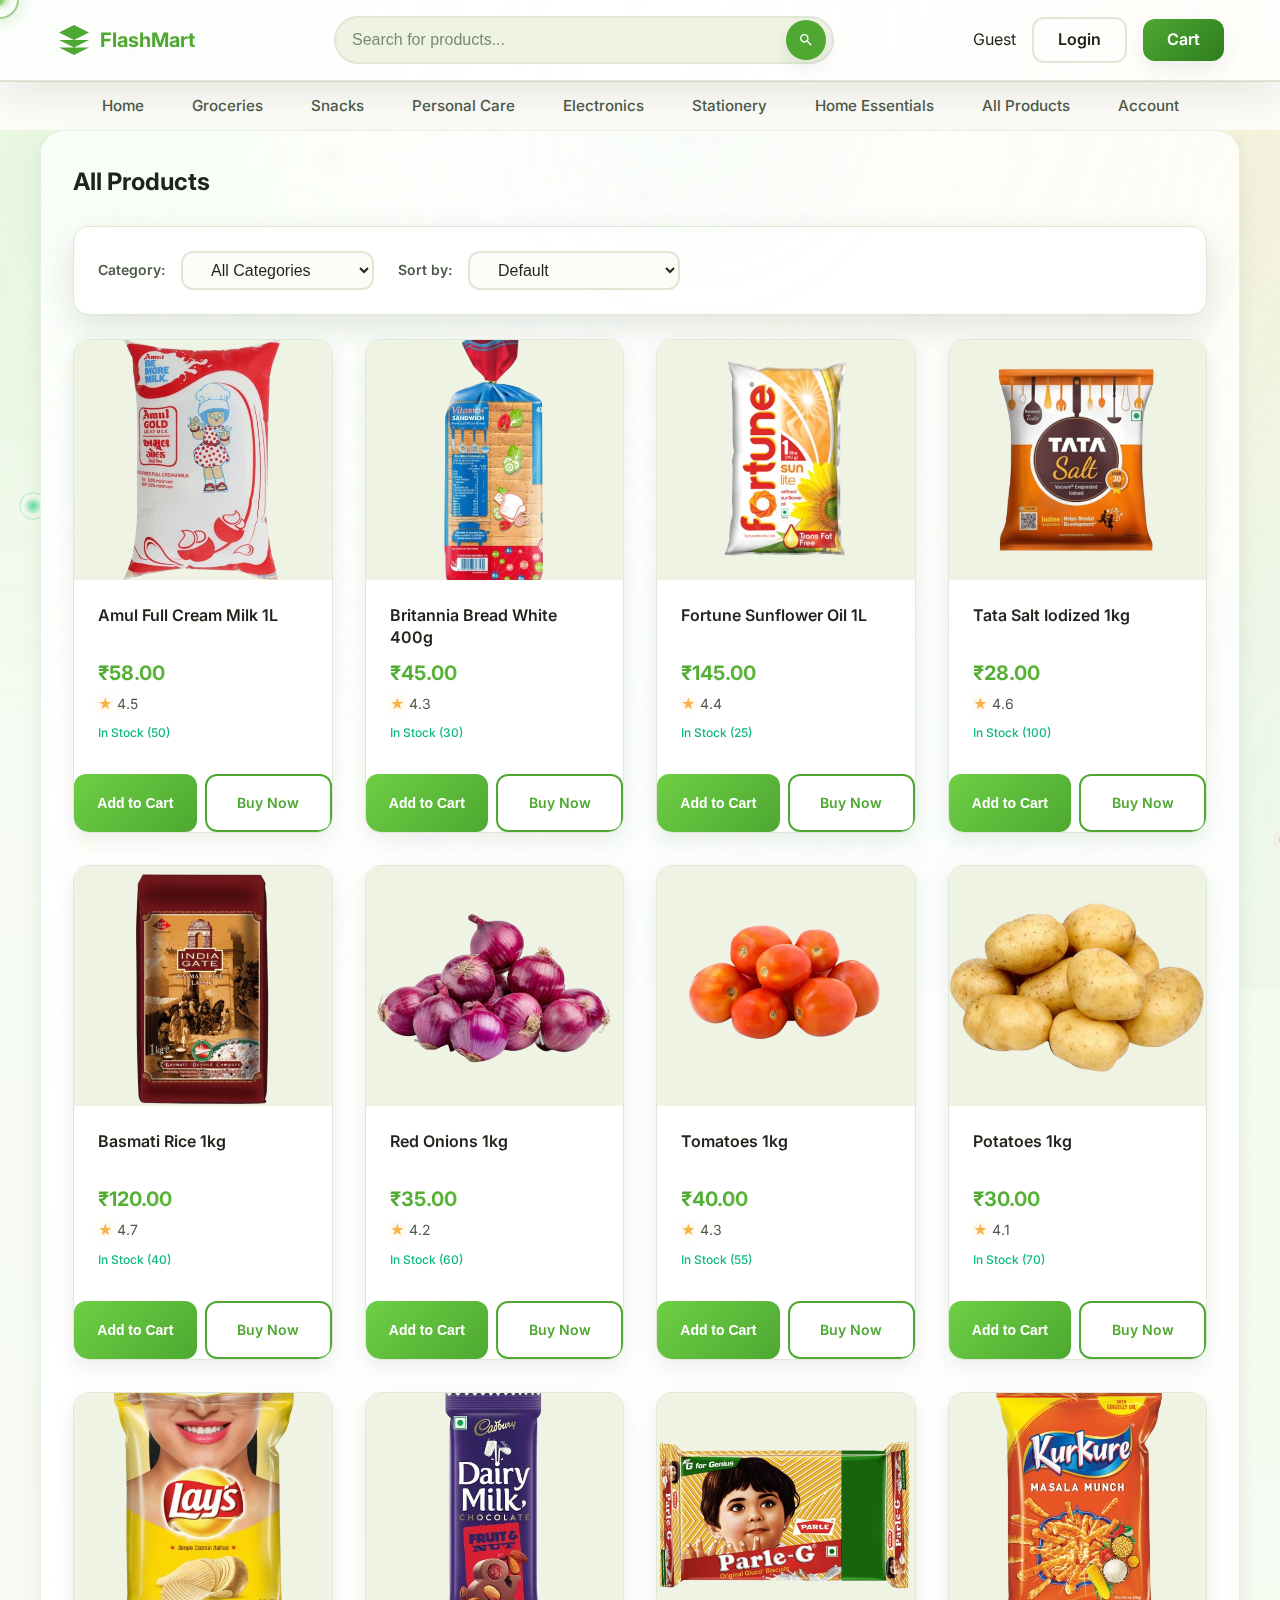
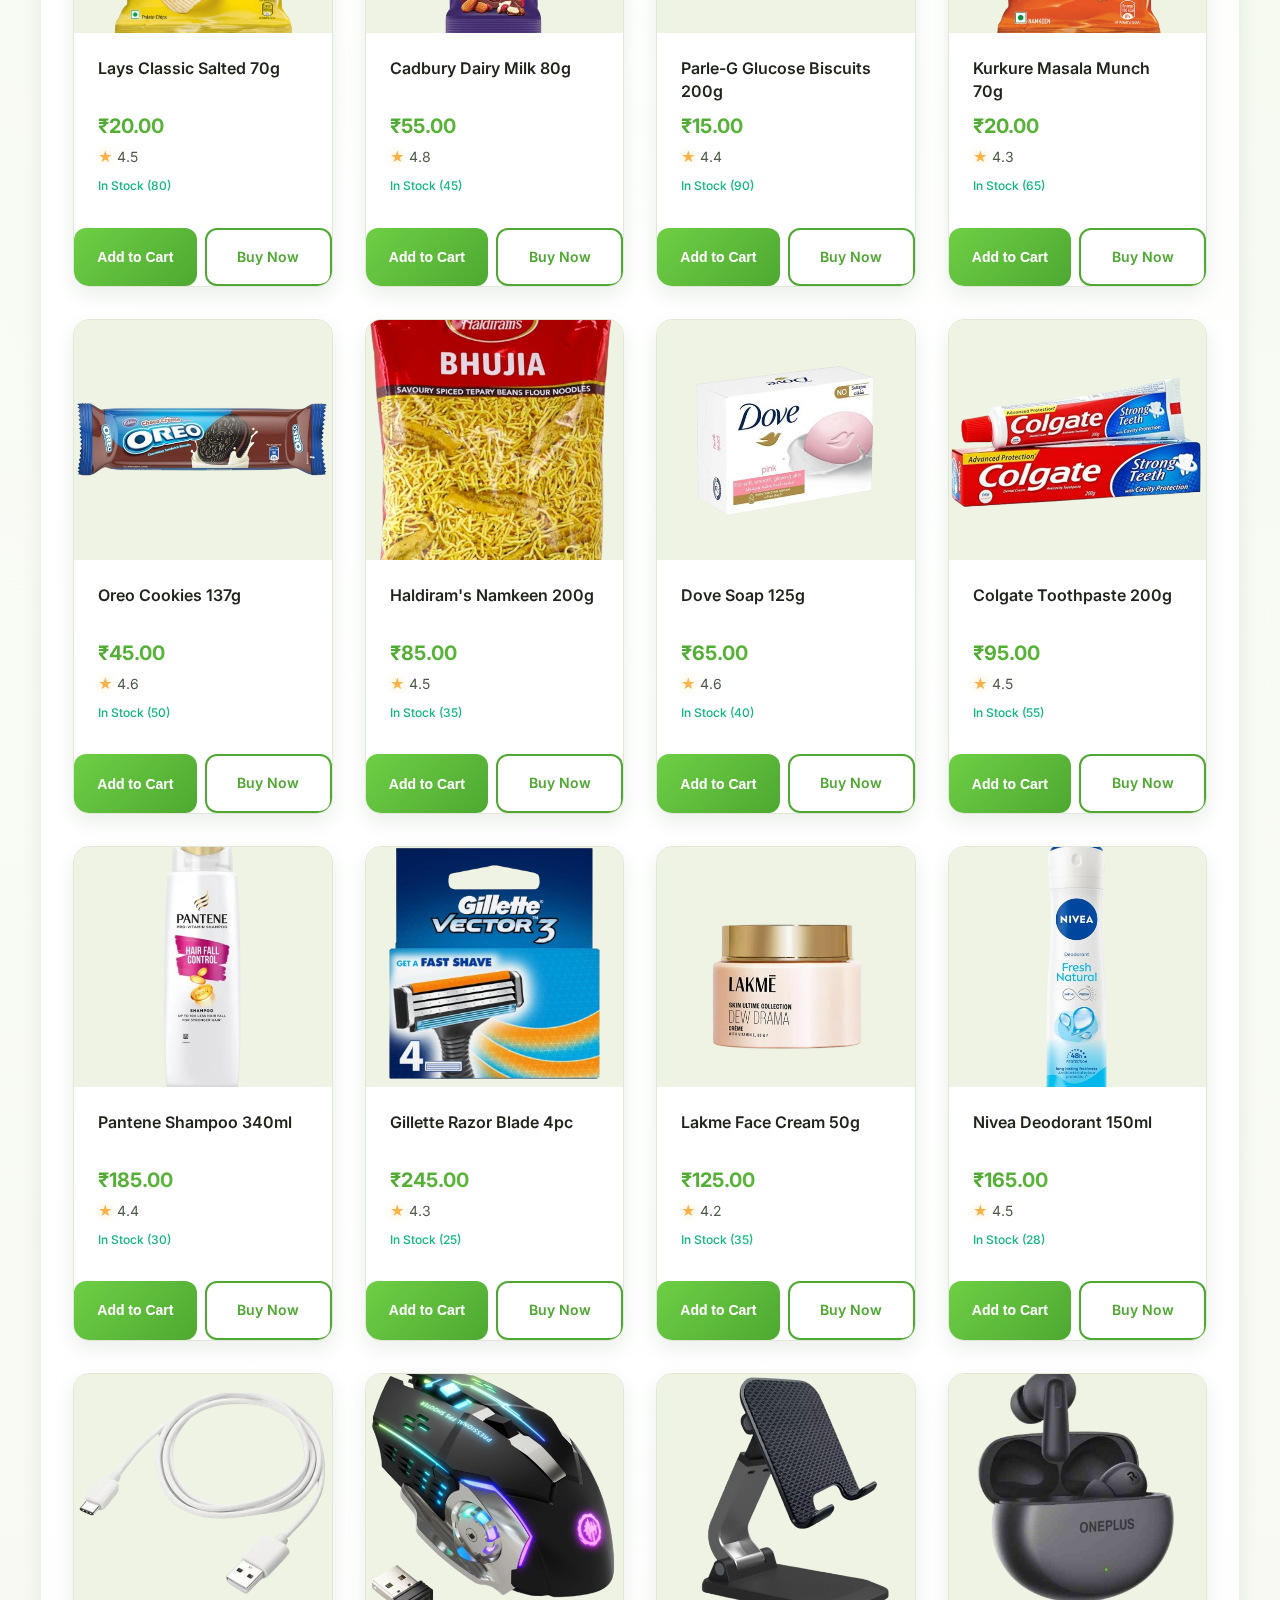
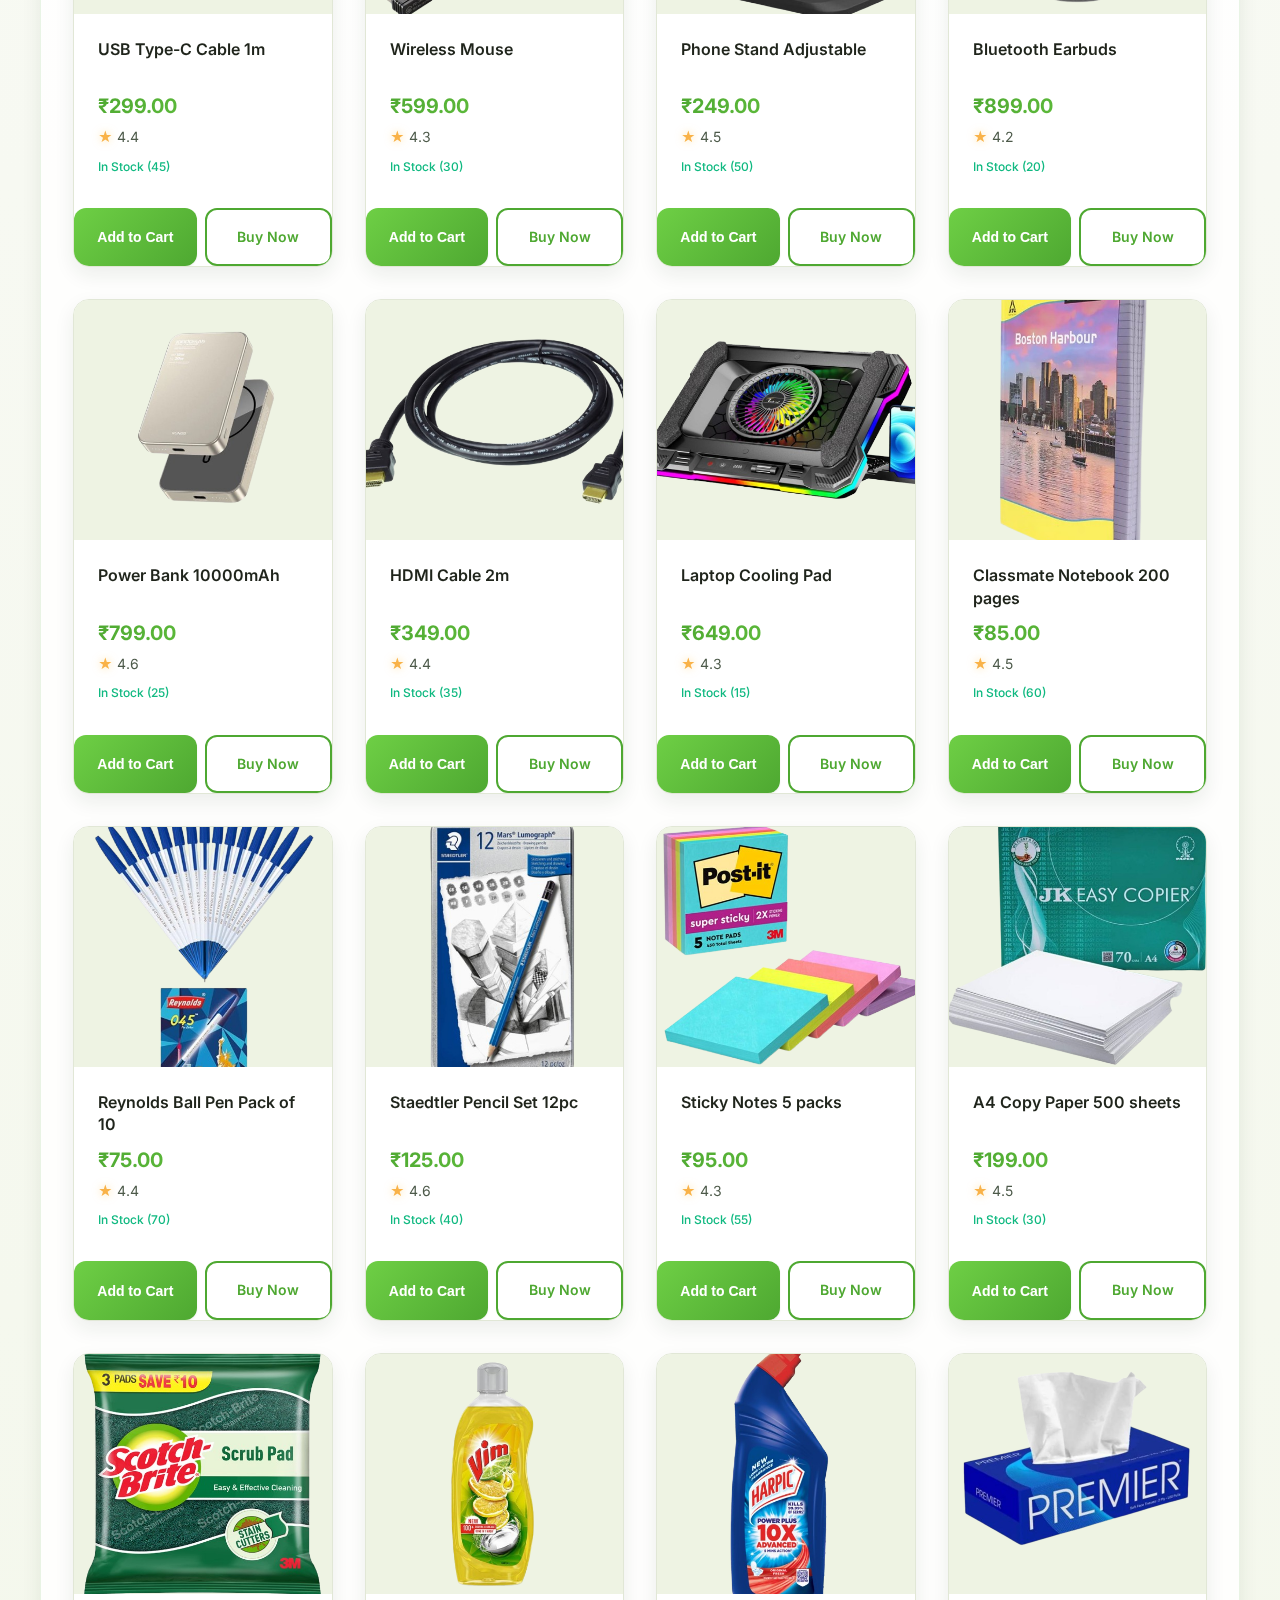
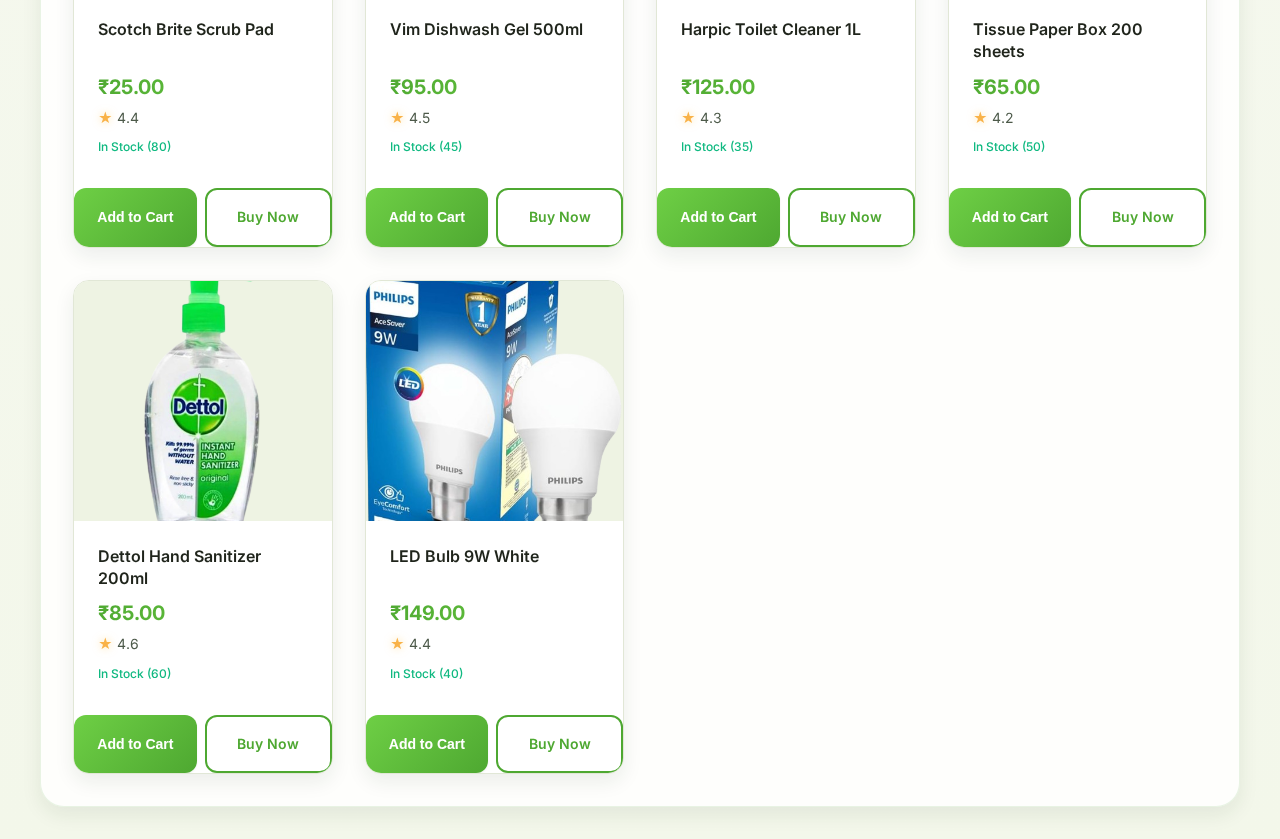
<file: products.html>
<!DOCTYPE html>
<html lang="en">
<head>
    <meta charset="UTF-8">
    <meta name="viewport" content="width=device-width, initial-scale=1.0">
    <title>Products - FlashMart</title>
    <link rel="stylesheet" href="css/styles.css">
</head>
<body>
   
    <header class="header">
        <div class="header-container">
            <a href="index.html" class="logo">
                <svg class="logo-icon" viewBox="0 0 24 24" fill="currentColor">
                    <path d="M12 2L2 7l10 5 10-5-10-5zM2 17l10 5 10-5M2 12l10 5 10-5"/>
                </svg>
                FlashMart
            </a>
            <div class="search-bar">
                <input type="text" class="search-input" id="search-input" placeholder="Search for products..." value="">
                <button class="search-btn" onclick="handleSearch()">
                    <svg width="16" height="16" viewBox="0 0 24 24" fill="white">
                        <path d="M15.5 14h-.79l-.28-.27C15.41 12.59 16 11.11 16 9.5 16 5.91 13.09 3 9.5 3S3 5.91 3 9.5 5.91 16 9.5 16c1.61 0 3.09-.59 4.23-1.57l.27.28v.79l5 4.99L20.49 19l-4.99-5zm-6 0C7.01 14 5 11.99 5 9.5S7.01 5 9.5 5 14 7.01 14 9.5 11.99 14 9.5 14z"/>
                    </svg>
                </button>
            </div>
            <div class="header-actions">
                <span id="user-info">Guest</span>
                <a href="login.html" class="btn btn-secondary" id="login-btn">Login</a>
                <button class="btn btn-secondary" id="logout-btn" onclick="handleLogout()" style="display: none;">Logout</button>
                <a href="cart.html" class="btn btn-primary cart-btn">
                    Cart
                    <span class="cart-badge" id="cart-badge">0</span>
                </a>
            </div>
        </div>
    </header>

  
    <nav class="nav-menu">
        <div class="nav-container">
            <a href="index.html" class="nav-link">Home</a>
            <a href="products.html?category=groceries" class="nav-link">Groceries</a>
            <a href="products.html?category=snacks" class="nav-link">Snacks</a>
            <a href="products.html?category=personal-care" class="nav-link">Personal Care</a>
            <a href="products.html?category=electronics" class="nav-link">Electronics</a>
            <a href="products.html?category=stationery" class="nav-link">Stationery</a>
            <a href="products.html?category=home-essentials" class="nav-link">Home Essentials</a>
            <a href="products.html" class="nav-link">All Products</a>
            <a href="account.html" class="nav-link">Account</a>
        </div>
    </nav>

   
    <section class="products-section">
        <h2 class="section-title" id="page-title">All Products</h2>
        
        
        <div class="filters-section">
            <div class="filter-group">
                <label class="filter-label">Category:</label>
                <select class="filter-select" id="category-filter" onchange="applyFilters()">
                    <option value="all">All Categories</option>
                    <option value="groceries">Groceries</option>
                    <option value="snacks">Snacks</option>
                    <option value="personal-care">Personal Care</option>
                    <option value="electronics">Electronics</option>
                    <option value="stationery">Stationery</option>
                    <option value="home-essentials">Home Essentials</option>
                </select>
            </div>
            <div class="filter-group">
                <label class="filter-label">Sort by:</label>
                <select class="filter-select" id="sort-filter" onchange="applyFilters()">
                    <option value="default">Default</option>
                    <option value="price-low">Price: Low to High</option>
                    <option value="price-high">Price: High to Low</option>
                    <option value="rating">Rating: High to Low</option>
                </select>
            </div>
        </div>

        
        <div class="products-grid" id="products-grid">
            
        </div>

        
        <div class="empty-state hidden" id="empty-state">
            <div class="empty-state-icon">🔍</div>
            <div class="empty-state-text">No products found</div>
        </div>
    </section>

    
    <script src="data/products.js"></script>
    <script src="js/app.js"></script>
    <script>
        let allProducts = [];
        let filteredProducts = [];

       
        function handleSearch() {
            const query = document.getElementById('search-input').value.trim();
            if (query) {
                window.location.href = `products.html?search=${encodeURIComponent(query)}`;
            }
        }

       
        document.getElementById('search-input').addEventListener('keypress', (e) => {
            if (e.key === 'Enter') {
                handleSearch();
            }
        });

     
        function handleLogout() {
            FlashMartStorage.logoutUser();
            FlashMartStorage.updateUserInfo();
            FlashMartStorage.updateCartBadge();
            window.location.href = 'index.html';
        }


        function getUrlParams() {
            const params = new URLSearchParams(window.location.search);
            return {
                category: params.get('category') || 'all',
                search: params.get('search') || '',
                sort: params.get('sort') || 'default'
            };
        }

       
        function loadProducts() {
            const params = getUrlParams();
            allProducts = FlashMartStorage.getProducts();

           
            if (params.search) {
                allProducts = FlashMartStorage.searchProducts(params.search);
                document.getElementById('page-title').textContent = `Search Results: "${params.search}"`;
            } else if (params.category !== 'all') {
                allProducts = FlashMartStorage.getProductsByCategory(params.category);
                document.getElementById('page-title').textContent = `${params.category.charAt(0).toUpperCase() + params.category.slice(1)}`;
            }

          
            document.getElementById('category-filter').value = params.category;

            filteredProducts = [...allProducts];
            applySorting();
            renderProducts();
        }

       
        function applyFilters() {
            const category = document.getElementById('category-filter').value;
            const sort = document.getElementById('sort-filter').value;

           
            const url = new URL(window.location);
            url.searchParams.set('category', category);
            url.searchParams.set('sort', sort);
            window.history.pushState({}, '', url);

            
            if (category === 'all') {
                filteredProducts = FlashMartStorage.getProducts();
            } else {
                filteredProducts = FlashMartStorage.getProductsByCategory(category);
            }

           
            const search = getUrlParams().search;
            if (search) {
                filteredProducts = FlashMartStorage.searchProducts(search);
            }

            applySorting();
            renderProducts();
        }

       
        function applySorting() {
            const sort = document.getElementById('sort-filter')?.value || getUrlParams().sort;

            switch (sort) {
                case 'price-low':
                    filteredProducts.sort((a, b) => a.price - b.price);
                    break;
                case 'price-high':
                    filteredProducts.sort((a, b) => b.price - a.price);
                    break;
                case 'rating':
                    filteredProducts.sort((a, b) => b.rating - a.rating);
                    break;
                default:

                    break;
            }
        }

       
        function renderProducts() {
            const container = document.getElementById('products-grid');
            const emptyState = document.getElementById('empty-state');

            if (filteredProducts.length === 0) {
                container.classList.add('hidden');
                emptyState.classList.remove('hidden');
                return;
            }

            container.classList.remove('hidden');
            emptyState.classList.add('hidden');

            container.innerHTML = filteredProducts.map(product => `
                <div class="product-card">
                    <a href="product.html?id=${product.id}" style="text-decoration: none; color: inherit;">
                                <div class="product-image-wrapper">
                            <img src="${product.images[0]}" alt="${product.name}" class="product-image">
                        </div>
                        <div class="product-info">
                            <div class="product-name">${product.name}</div>
                            <div class="product-price">${FlashMartStorage.formatPrice(product.price)}</div>
                            <div class="product-rating">
                                <span class="star">★</span>
                                <span>${product.rating}</span>
                            </div>
                            <div class="product-stock">In Stock (${product.stock})</div>
                        </div>
                    </a>
                    <div class="product-actions">
                        <button class="btn-add-cart" onclick="addToCart(${product.id}, event)">Add to Cart</button>
                        <a href="product.html?id=${product.id}" class="btn-buy-now">Buy Now</a>
                    </div>
                </div>
            `).join('');
        }

       
        function addToCart(productId, event) {
            const button = event ? event.target : null;
            const result = FlashMartStorage.addToCart(productId, 1);
            if (result.success) {
                if (button) {
                    FlashMartStorage.animateAddToCart(productId, button);
                }
                FlashMartStorage.showToast(result.message, 'success');
                FlashMartStorage.updateCartBadge();
            } else {
                FlashMartStorage.showToast(result.message, 'error');
            }
        }

       
        document.addEventListener('DOMContentLoaded', () => {
            loadProducts();
            FlashMartStorage.updateCartBadge();
            FlashMartStorage.updateUserInfo();

            
            const sort = getUrlParams().sort;
            if (sort && document.getElementById('sort-filter')) {
                document.getElementById('sort-filter').value = sort;
            }

            
            const params = getUrlParams();
            if (params.search) {
                document.getElementById('search-input').value = params.search;
            }

        });
    </script>
</body>
</html>
</file>
<file: css/styles.css>
@import url('https://fonts.googleapis.com/css2?family=Inter:wght@300;400;500;600;700;800&display=swap');

:root {
  --primary: #4ea831;
  --primary-dark: #2f7d1f;
  --primary-light: #6ecf45;
  --accent: #f9b248;
  --accent-dark: #e88c1b;
  --darkText: #102010;
  --bg: #f7f9f2;
  --bg-secondary: #fdfcf8;
  --bg-tertiary: #eef3e3;
  --bg-card: #ffffff;
  --text-primary: #1f241b;
  --text-secondary: #4d5a4a;
  --text-muted: #7c8874;
  --border: #e1e7d6;
  --border-light: #f0f4e6;
  --success: #10B981;
  --error: #EF4444;
  --warning: #F59E0B;
  --glass-bg: rgba(255, 255, 255, 0.85);
  --glass-border: rgba(78, 168, 49, 0.12);
  --bb-ease: cubic-bezier(0.33, 1, 0.68, 1);
  
  --spacing-xs: 0.25rem;
  --spacing-sm: 0.5rem;
  --spacing-md: 1rem;
  --spacing-lg: 1.5rem;
  --spacing-xl: 2rem;
  --spacing-xxl: 3rem;
  --spacing-xxxl: 4rem;
  
  --font-family: 'Inter', -apple-system, BlinkMacSystemFont, 'Segoe UI', Roboto, 'Helvetica Neue', Arial, sans-serif;
  --font-size-xs: 0.75rem;
  --font-size-sm: 0.875rem;
  --font-size-base: 1rem;
  --font-size-lg: 1.125rem;
  --font-size-xl: 1.25rem;
  --font-size-xxl: 1.5rem;
  --font-size-xxxl: 2rem;
  --font-size-hero: 3rem;
  
  --shadow-xs: 0 1px 2px rgba(20, 35, 20, 0.08);
  --shadow-sm: 0 8px 20px rgba(26, 49, 20, 0.08);
  --shadow-md: 0 12px 32px rgba(26, 49, 20, 0.12);
  --shadow-lg: 0 18px 45px rgba(26, 49, 20, 0.16);
  --shadow-xl: 0 30px 60px rgba(26, 49, 20, 0.18);
  --shadow-glow: 0 18px 35px rgba(78, 168, 49, 0.25);
  --shadow-glow-accent: 0 18px 35px rgba(249, 178, 72, 0.25);
  
  --transition-fast: all 0.2s cubic-bezier(0.4, 0, 0.2, 1);
  --transition: all 0.3s cubic-bezier(0.4, 0, 0.2, 1);
  --transition-slow: all 0.5s cubic-bezier(0.4, 0, 0.2, 1);
  
  --radius-sm: 8px;
  --radius-md: 12px;
  --radius-lg: 16px;
  --radius-xl: 24px;
  --radius-full: 9999px;
}

* {
  margin: 0;
  padding: 0;
  box-sizing: border-box;
}

html {
  scroll-behavior: smooth;
}

body {
  font-family: var(--font-family);
  font-size: var(--font-size-base);
  color: var(--text-primary);
  background-color: var(--bg);
  background-image:
    radial-gradient(circle at top right, rgba(110, 207, 69, 0.08), transparent 45%),
    linear-gradient(180deg, #fdfefb 0%, var(--bg) 60%, #f3f7ea 100%);
  line-height: 1.6;
  -webkit-font-smoothing: antialiased;
  -moz-osx-font-smoothing: grayscale;
  overflow-x: hidden;
  min-height: 100vh;
  position: relative;
  z-index: 0;
}

body::before,
body::after {
  content: '';
  position: fixed;
  inset: -10% -5%;
  z-index: -2;
  pointer-events: none;
  opacity: 0.75;
  filter: blur(0.2px);
}

body::before {
  background:
    radial-gradient(circle at 15% 25%, rgba(110, 207, 69, 0.18), transparent 40%),
    radial-gradient(circle at 85% 20%, rgba(249, 178, 72, 0.18), transparent 42%),
    radial-gradient(circle at 70% 80%, rgba(126, 199, 161, 0.15), transparent 50%);
  animation: bgDrift 32s ease-in-out infinite alternate;
}

body::after {
  background-image:
    radial-gradient(ellipse at top, rgba(255, 255, 255, 0.7) 0%, transparent 60%),
    repeating-linear-gradient(120deg, rgba(255, 255, 255, 0.08) 0 12px, transparent 12px 36px);
  mix-blend-mode: soft-light;
  opacity: 0.45;
  animation: bgPulse 18s ease-in-out infinite;
}

.particle-field {
  position: fixed;
  inset: -5%;
  pointer-events: none;
  overflow: hidden;
  z-index: -5;
  mix-blend-mode: screen;
}

.particle-field span {
  position: absolute;
  width: clamp(12px, 2.8vw, 38px);
  height: clamp(12px, 2.8vw, 38px);
  border-radius: 50%;
  background: radial-gradient(circle, rgba(255, 255, 255, 0.95), transparent 55%);
  border: 1px solid rgba(255, 255, 255, 0.4);
  opacity: 0.95;
  animation: particleFloat var(--duration, 12s) linear infinite;
  transform: translate3d(0,0,0) scale(var(--start-scale, 0.6));
  box-shadow: 0 0 20px rgba(255,255,255,0.35);
  filter: drop-shadow(0 0 12px rgba(255,255,255,0.35));
}

.particle-field span[data-variant="green"] {
  background: radial-gradient(circle, rgba(66, 214, 151, 0.9), transparent 50%);
  border-color: rgba(66, 214, 151, 0.5);
}

.particle-field span[data-variant="gold"] {
  background: radial-gradient(circle, rgba(255, 190, 92, 0.9), transparent 50%);
  border-color: rgba(255, 190, 92, 0.5);
}

.particle-field span[data-variant="mint"] {
  background: radial-gradient(circle, rgba(137, 207, 240, 0.85), transparent 50%);
  border-color: rgba(137, 207, 240, 0.45);
}

.particle-field span[data-variant="peach"] {
  background: radial-gradient(circle, rgba(255, 140, 148, 0.85), transparent 50%);
  border-color: rgba(255, 140, 148, 0.45);
}

.particle-field span[data-variant="lavender"] {
  background: radial-gradient(circle, rgba(196, 168, 255, 0.85), transparent 50%);
  border-color: rgba(196, 168, 255, 0.45);
}

.particle-field span[data-variant="aqua"] {
  background: radial-gradient(circle, rgba(0, 245, 255, 0.9), transparent 50%);
  border-color: rgba(0, 245, 255, 0.5);
}

.particle-field span[data-variant="sun"] {
  background: radial-gradient(circle, rgba(255, 255, 120, 0.85), transparent 50%);
  border-color: rgba(255, 255, 120, 0.5);
}

.custom-cursor-enabled {
  cursor: none;
}

.custom-cursor-enabled *,
.custom-cursor-enabled *::before,
.custom-cursor-enabled *::after {
  cursor: none !important;
}

.cursor-dot,
.cursor-ring {
  position: fixed;
  top: 0;
  left: 0;
  pointer-events: none;
  transform: translate3d(-50%, -50%, 0);
  z-index: 10000;
  transition: opacity 0.25s ease, width 0.2s ease, height 0.2s ease, border 0.2s ease;
  mix-blend-mode: multiply;
}

.cursor-dot {
  width: 10px;
  height: 10px;
  background: linear-gradient(135deg, var(--primary), var(--primary-light));
  border-radius: 50%;
  box-shadow: 0 0 12px rgba(78, 168, 49, 0.5);
}

.cursor-ring {
  width: 38px;
  height: 38px;
  border: 2px solid rgba(78, 168, 49, 0.55);
  border-radius: 50%;
  background: rgba(255, 255, 255, 0.15);
  backdrop-filter: blur(3px);
  box-shadow: 0 0 20px rgba(78, 168, 49, 0.3);
}

.cursor-ring.cursor-hover {
  border-color: rgba(249, 178, 72, 0.6);
  background: rgba(249, 178, 72, 0.12);
  width: 48px;
  height: 48px;
}

.cursor-ring.cursor-active {
  border-color: rgba(78, 168, 49, 0.85);
  background: rgba(78, 168, 49, 0.25);
  width: 32px;
  height: 32px;
}

@keyframes fadeIn {
  from {
    opacity: 0;
    transform: translateY(20px);
  }
  to {
    opacity: 1;
    transform: translateY(0);
  }
}

@keyframes slideUp {
  from {
    opacity: 0;
    transform: translateY(40px);
  }
  to {
    opacity: 1;
    transform: translateY(0);
  }
}

@keyframes slideInRight {
  from {
    opacity: 0;
    transform: translateX(-20px);
  }
  to {
    opacity: 1;
    transform: translateX(0);
  }
}

@keyframes scaleIn {
  from {
    opacity: 0;
    transform: scale(0.9);
  }
  to {
    opacity: 1;
    transform: scale(1);
  }
}

@keyframes pulse {
  0%, 100% {
    opacity: 1;
  }
  50% {
    opacity: 0.5;
  }
}

@keyframes shimmer {
  0% {
    background-position: -1000px 0;
  }
  100% {
    background-position: 1000px 0;
  }
}

@keyframes bgDrift {
  0% {
    transform: translate3d(0, 0, 0) scale(1);
  }
  50% {
    transform: translate3d(2%, -1%, 0) scale(1.05);
  }
  100% {
    transform: translate3d(-3%, 2%, 0) scale(1.02);
  }
}

@keyframes bgPulse {
  0% {
    opacity: 0.35;
    transform: translateY(0);
  }
  50% {
    opacity: 0.55;
    transform: translateY(-1.5%);
  }
  100% {
    opacity: 0.35;
    transform: translateY(1.5%);
  }
}

@keyframes particleFloat {
  0% {
    transform: translate3d(var(--start-x, 0), var(--start-y, 0), 0) scale(var(--start-scale, 0.6));
    opacity: 0;
  }
  25% {
    opacity: 0.95;
  }
  55% {
    transform: translate3d(var(--mid-x, 40px), var(--mid-y, -40px), 0) scale(var(--mid-scale, 0.9));
  }
  100% {
    transform: translate3d(var(--end-x, 120px), var(--end-y, -140px), 0) scale(var(--end-scale, 1.2));
    opacity: 0;
  }
}

@keyframes heroSweep {
  0% {
    transform: translateX(-120%) skewX(-10deg);
    opacity: 0;
  }
  40% {
    opacity: 0.5;
  }
  70% {
    opacity: 0.4;
  }
  100% {
    transform: translateX(120%) skewX(-10deg);
    opacity: 0;
  }
}

@keyframes floatAccent {
  0% {
    transform: translate3d(0, 0, 0) scale(1);
  }
  50% {
    transform: translate3d(-3%, 2%, 0) scale(1.05);
  }
  100% {
    transform: translate3d(2%, -3%, 0) scale(0.98);
  }
}

@keyframes flyToCart {
  0% {
    transform: scale(1) translate(0, 0);
    opacity: 1;
  }
  50% {
    transform: scale(0.5) translate(var(--fly-x, 0), var(--fly-y, 0));
    opacity: 0.8;
  }
  100% {
    transform: scale(0.3) translate(var(--fly-x, 0), var(--fly-y, 0));
    opacity: 0;
  }
}

@keyframes cartBounce {
  0%, 100% {
    transform: scale(1);
  }
  50% {
    transform: scale(1.2);
  }
}

.fade-in {
  animation: fadeIn 0.6s ease-out;
}

.slide-up {
  animation: slideUp 0.6s ease-out;
}

.skeleton {
  background: linear-gradient(
    90deg,
    var(--bg-tertiary) 0%,
    var(--bg-secondary) 50%,
    var(--bg-tertiary) 100%
  );
  background-size: 200% 100%;
  animation: shimmer 1.5s infinite;
  border-radius: var(--radius-md);
}

.skeleton-image {
  width: 100%;
  height: 200px;
  border-radius: var(--radius-md);
}

.skeleton-text {
  height: 1em;
  margin-bottom: var(--spacing-sm);
  border-radius: var(--radius-sm);
}

.skeleton-text.short {
  width: 60%;
}

.skeleton-text.medium {
  width: 80%;
}

.header {
  background-color: rgba(255, 255, 255, 0.92);
  backdrop-filter: blur(24px);
  box-shadow: 0 18px 35px rgba(31, 36, 27, 0.08);
  position: sticky;
  top: 0;
  z-index: 1000;
  padding: var(--spacing-md) 0;
  transition: var(--transition);
  border-bottom: 1px solid var(--border);
}

.header.scrolled {
  box-shadow: var(--shadow-md);
  background-color: rgba(255, 255, 255, 0.98);
}

.header-container {
  max-width: 1200px;
  margin: 0 auto;
  padding: 0 var(--spacing-md);
  display: flex;
  align-items: center;
  justify-content: space-between;
  gap: var(--spacing-md);
  flex-wrap: wrap;
}

.logo {
  display: flex;
  align-items: center;
  gap: var(--spacing-sm);
  text-decoration: none;
  color: var(--primary);
  font-size: var(--font-size-xl);
  font-weight: 700;
  transition: var(--transition);
  animation: fadeIn 0.6s ease-out;
}

.logo:hover {
  color: var(--primary-light);
  transform: scale(1.05);
}

.logo-icon {
  width: 36px;
  height: 36px;
  fill: var(--primary);
  transition: var(--transition);
}

.logo:hover .logo-icon {
  fill: var(--primary-light);
  transform: rotate(5deg);
}

.search-bar {
  flex: 1;
  max-width: 500px;
  position: relative;
}

.search-input {
  width: 100%;
  padding: var(--spacing-sm) var(--spacing-md);
  padding-right: 56px;
  border: 2px solid var(--border);
  border-radius: var(--radius-full);
  font-size: var(--font-size-base);
  background: var(--bg-tertiary);
  color: var(--text-primary);
  transition: var(--transition);
  height: 48px;
  line-height: 48px;
}

.search-input::placeholder {
  color: var(--text-muted);
}

.search-input:focus {
  outline: none;
  border-color: var(--primary);
  background: var(--bg-card);
  box-shadow: 0 0 0 4px rgba(0, 168, 132, 0.1), var(--shadow-glow);
}

.search-btn {
  position: absolute;
  right: 8px;
  top: 50%;
  transform: translateY(-50%);
  background: var(--primary);
  color: white;
  border: none;
  border-radius: var(--radius-full);
  width: 40px;
  height: 40px;
  cursor: pointer;
  display: flex;
  align-items: center;
  justify-content: center;
  transition: var(--transition);
  box-shadow: var(--shadow-sm);
}

.search-btn:hover {
  background: var(--primary-light);
  transform: translateY(-50%) scale(1.1);
  box-shadow: var(--shadow-glow);
}

.header-actions {
  display: flex;
  align-items: center;
  gap: var(--spacing-md);
}

.btn {
  padding: var(--spacing-sm) var(--spacing-lg);
  border: none;
  border-radius: var(--radius-md);
  font-size: var(--font-size-base);
  font-weight: 600;
  cursor: pointer;
  transition: var(--transition);
  text-decoration: none;
  display: inline-flex;
  align-items: center;
  gap: var(--spacing-xs);
  position: relative;
  overflow: hidden;
}

.cart-btn {
  position: relative;
  overflow: visible; 
  z-index: 1;
}

.btn::before {
  content: '';
  position: absolute;
  top: 50%;
  left: 50%;
  width: 0;
  height: 0;
  border-radius: 50%;
  background: rgba(255, 255, 255, 0.2);
  transform: translate(-50%, -50%);
  transition: width 0.6s, height 0.6s;
}

.btn:hover::before {
  width: 300px;
  height: 300px;
}

.btn-primary {
  background: linear-gradient(135deg, var(--primary) 0%, var(--primary-dark) 100%);
  color: white;
  box-shadow: var(--shadow-sm);
}

.btn-primary:hover {
  background: linear-gradient(135deg, var(--primary-light) 0%, var(--primary) 100%);
  transform: translateY(-2px);
  box-shadow: var(--shadow-glow), var(--shadow-md);
}

.btn-primary:active {
  transform: translateY(0);
}

.btn-secondary {
  background: transparent;
  color: var(--text-primary);
  border: 2px solid var(--border);
}

.btn-secondary:hover {
  background: var(--bg-tertiary);
  border-color: var(--primary);
  color: var(--primary);
  box-shadow: var(--shadow-sm);
}

.cart-btn {
  position: relative;
}

.cart-badge {
  position: absolute;
  top: -8px;
  right: -8px;
  background: linear-gradient(135deg, var(--accent) 0%, var(--accent-dark) 100%);
  color: var(--darkText);
  border-radius: var(--radius-full);
  width: 22px;
  height: 22px;
  display: none;
  align-items: center;
  justify-content: center;
  font-size: var(--font-size-xs);
  font-weight: 700;
  box-shadow: var(--shadow-sm);
  animation: cartBounce 0.5s ease;
}

.cart-badge.show {
  display: flex;
}

.nav-menu {
  background-color: var(--bg-secondary);
  border-top: 1px solid var(--border);
  padding: var(--spacing-sm) 0;
  backdrop-filter: blur(20px);
}

.nav-container {
  max-width: 1200px;
  margin: 0 auto;
  padding: 0 var(--spacing-md);
  display: flex;
  flex-wrap: nowrap;
  justify-content: center;
  gap: var(--spacing-md);
}

.nav-link {
  padding: var(--spacing-xs) var(--spacing-md);
  text-decoration: none;
  color: var(--text-secondary);
  white-space: nowrap;
  border-radius: var(--radius-md);
  transition: var(--transition);
  font-weight: 500;
  font-size: 0.95rem;
  position: relative;
}

.nav-link::after {
  content: '';
  position: absolute;
  bottom: 0;
  left: 50%;
  width: 0;
  height: 2px;
  background: var(--primary);
  transition: var(--transition);
  transform: translateX(-50%);
}

.nav-link:hover {
  color: var(--primary);
  background: var(--bg-tertiary);
}

.nav-link:hover::after {
  width: 80%;
}

.hero {
  background: linear-gradient(120deg, rgba(78, 168, 49, 0.15) 0%, rgba(255, 255, 255, 0.9) 55%, rgba(249, 178, 72, 0.15) 100%);
  color: var(--darkText);
  padding: 0;
  text-align: left;
  margin-bottom: var(--spacing-xl);
  position: relative;
  overflow: hidden;
  animation: fadeIn 0.8s ease-out;
  border-bottom-left-radius: var(--radius-xl);
  border-bottom-right-radius: var(--radius-xl);
  border: 1px solid var(--border);
  box-shadow: var(--shadow-md);
}

.hero::before {
  content: '';
  position: absolute;
  top: -40%;
  left: -10%;
  right: 0;
  bottom: -20%;
  background: radial-gradient(circle at 10% 20%, rgba(110, 207, 69, 0.2), transparent 40%),
    radial-gradient(circle at 80% 80%, rgba(249, 178, 72, 0.35), transparent 35%);
  opacity: 0.9;
  pointer-events: none;
}

.hero::after {
  content: '';
  position: absolute;
  inset: 12% 6%;
  background: linear-gradient(120deg, rgba(255, 255, 255, 0) 0%, rgba(255, 255, 255, 0.6) 45%, rgba(255, 255, 255, 0) 75%);
  opacity: 0.45;
  filter: blur(1px);
  animation: heroSweep 14s ease-in-out infinite;
  pointer-events: none;
}

.hero > * {
  position: relative;
  z-index: 1;
}

.hero-carousel {
  width: 100%;
  aspect-ratio: 2 / 1;
  position: relative;
  padding: 0;
}
.carousel-track {
  width: 100%;
  height: 100%;
  position: relative;
  border-radius: var(--radius-xl);
  overflow: hidden;
  box-shadow: var(--shadow-md);
  border: 1px solid var(--border);
}
.carousel-slide {
  position: absolute;
  inset: 0;
  opacity: 0;
  transition: opacity 0.8s ease;
}
.carousel-slide.active {
  opacity: 1;
}
.carousel-slide img {
  width: 100%;
  height: 100%;
  object-fit: contain;
  display: block;
}
.carousel-dots {
  position: absolute;
  bottom: 18px;
  left: 50%;
  transform: translateX(-50%);
  display: flex;
  gap: 8px;
  z-index: 2;
}
.carousel-dots .dot {
  width: 10px;
  height: 10px;
  border-radius: 50%;
  background: rgba(255,255,255,0.4);
  border: 1px solid rgba(255,255,255,0.6);
  cursor: pointer;
  transition: var(--transition);
}
.carousel-dots .dot.active,
.carousel-dots .dot:hover {
  background: var(--accent);
  border-color: var(--accent);
}

.categories {
  max-width: 1200px;
  margin: 0 auto var(--spacing-xl);
  padding: var(--spacing-xl);
  background: var(--glass-bg);
  border-radius: var(--radius-xl);
  border: 1px solid var(--glass-border);
  box-shadow: var(--shadow-sm);
  backdrop-filter: blur(10px);
  position: relative;
  overflow: hidden;
}

.categories::before,
.categories::after {
  content: '';
  position: absolute;
  border-radius: 50%;
  filter: blur(50px);
  opacity: 0.35;
  pointer-events: none;
}

.categories::before {
  width: 280px;
  height: 280px;
  background: radial-gradient(circle, rgba(78, 168, 49, 0.25), transparent 65%);
  top: -140px;
  right: -100px;
  animation: floatAccent 22s ease-in-out infinite alternate;
}

.categories::after {
  width: 220px;
  height: 220px;
  background: radial-gradient(circle, rgba(249, 178, 72, 0.25), transparent 60%);
  bottom: -120px;
  left: -80px;
  animation: floatAccent 18s ease-in-out infinite alternate-reverse;
}

.section-title {
  font-size: var(--font-size-xxl);
  margin-bottom: var(--spacing-lg);
  color: var(--text-primary);
  font-weight: 700;
  animation: fadeIn 0.6s ease-out;
}

.categories-grid {
  display: grid;
  grid-template-columns: repeat(auto-fit, minmax(140px, 1fr));
  gap: var(--spacing-lg);
}

.category-card {
  background: var(--bg-card);
  border-radius: var(--radius-lg);
  padding: var(--spacing-xl);
  text-align: center;
  text-decoration: none;
  color: var(--text-primary);
  box-shadow: var(--shadow-sm);
  transition: var(--transition);
  border: 2px solid var(--border);
  position: relative;
  overflow: hidden;
  animation: fadeIn 0.6s ease-out;
}

.category-card::before {
  content: '';
  position: absolute;
  top: 0;
  left: -100%;
  width: 100%;
  height: 100%;
  background: linear-gradient(90deg, transparent, rgba(0, 168, 132, 0.1), transparent);
  transition: var(--transition-slow);
}

.category-card:hover::before {
  left: 100%;
}

.category-card:hover {
  transform: translateY(-8px) scale(1.02);
  box-shadow: var(--shadow-glow), var(--shadow-lg);
  border-color: var(--primary);
}

.category-icon {
  font-size: 3rem;
  margin-bottom: var(--spacing-md);
  transition: var(--transition);
  display: block;
}

.category-card:hover .category-icon {
  transform: scale(1.2) rotate(5deg);
}

.category-name {
  font-weight: 600;
  font-size: var(--font-size-base);
  color: var(--text-primary);
}

.products-section {
  max-width: 1200px;
  margin: 0 auto var(--spacing-xl);
  padding: var(--spacing-xl);
  background: var(--glass-bg);
  border-radius: var(--radius-xl);
  border: 1px solid var(--glass-border);
  box-shadow: var(--shadow-sm);
  backdrop-filter: blur(10px);
  position: relative;
  overflow: hidden;
}

.products-section::before {
  content: '';
  position: absolute;
  width: 360px;
  height: 360px;
  top: -200px;
  left: 40%;
  border-radius: 50%;
  background: radial-gradient(circle, rgba(126, 199, 161, 0.25), transparent 65%);
  filter: blur(65px);
  opacity: 0.35;
  animation: floatAccent 24s ease-in-out infinite;
  pointer-events: none;
}

.products-grid {
  display: grid;
  grid-template-columns: repeat(auto-fill, minmax(220px, 1fr));
  gap: var(--spacing-xl);
}

.product-card {
  background: var(--bg-card);
  border-radius: var(--radius-lg);
  overflow: hidden;
  box-shadow: var(--shadow-sm);
  transition: var(--transition);
  text-decoration: none;
  color: var(--text-primary);
  display: flex;
  flex-direction: column;
  border: 1px solid var(--border);
  position: relative;
  animation: fadeIn 0.6s ease-out;
}

.product-card-link {
  display: flex;
  flex-direction: column;
  flex: 1;
  color: inherit;
  text-decoration: none;
}

.product-card::before {
  content: '';
  position: absolute;
  top: 0;
  left: 0;
  right: 0;
  bottom: 0;
  background: linear-gradient(135deg, rgba(0, 168, 132, 0.05) 0%, transparent 100%);
  opacity: 0;
  transition: var(--transition);
  pointer-events: none;
  z-index: 1;
}

.product-card:hover::before {
  opacity: 1;
}

.product-card:hover {
  transform: translateY(-12px) scale(1.02);
  box-shadow: var(--shadow-glow), var(--shadow-xl);
  border-color: var(--primary);
}

.product-image-wrapper {
  position: relative;
  overflow: hidden;
  background: var(--bg-tertiary);
  width: 100%;
  height: 240px;
}

.product-image {
  width: 100%;
  height: 100%;
  object-fit: cover;
  transition: var(--transition-slow);
  background: var(--bg-tertiary);
}

.product-card:hover .product-image {
  transform: scale(1.1);
}

.product-info {
  padding: var(--spacing-lg);
  flex-grow: 1;
  display: flex;
  flex-direction: column;
  position: relative;
  z-index: 2;
}

.product-name {
  font-size: var(--font-size-base);
  font-weight: 600;
  margin-bottom: var(--spacing-sm);
  display: -webkit-box;
  -webkit-line-clamp: 2;
  -webkit-box-orient: vertical;
  overflow: hidden;
  min-height: 2.8em;
  line-height: 1.4;
  color: var(--text-primary);
}

.product-price {
  font-size: var(--font-size-xl);
  font-weight: 700;
  color: var(--primary);
  margin-bottom: var(--spacing-xs);
  background: linear-gradient(135deg, var(--primary) 0%, var(--primary-light) 100%);
  -webkit-background-clip: text;
  -webkit-text-fill-color: transparent;
  background-clip: text;
}

.product-rating {
  display: flex;
  align-items: center;
  gap: var(--spacing-xs);
  margin-bottom: var(--spacing-sm);
  font-size: var(--font-size-sm);
  color: var(--text-secondary);
}

.star {
  color: var(--accent);
  filter: drop-shadow(0 0 4px rgba(255, 194, 68, 0.5));
}

.product-stock {
  font-size: var(--font-size-xs);
  color: var(--success);
  margin-bottom: var(--spacing-sm);
  font-weight: 500;
}

.product-actions {
  display: flex;
  gap: var(--spacing-sm);
  margin-top: auto;
}

.btn-add-cart {
  flex: 1;
  padding: var(--spacing-md);
  background: linear-gradient(135deg, var(--primary-light) 0%, var(--primary) 100%);
  color: white;
  border: none;
  border-radius: var(--radius-md);
  cursor: pointer;
  font-size: var(--font-size-sm);
  font-weight: 600;
  transition: var(--transition);
  position: relative;
  overflow: hidden;
  box-shadow: var(--shadow-xs);
}

.btn-add-cart:hover {
  filter: brightness(0.95);
  transform: translateY(-2px);
  box-shadow: var(--shadow-glow), var(--shadow-md);
}

.btn-add-cart:active {
  transform: translateY(0) scale(0.97);
}

.btn-add-basket {
  background: linear-gradient(135deg, var(--primary-dark) 0%, var(--primary) 100%);
  color: #fff;
  box-shadow: var(--shadow-sm);
}

.btn-add-basket:hover {
  filter: brightness(0.95);
  box-shadow: var(--shadow-glow);
}

.btn-add-basket:active {
  transform: translateY(1px) scale(0.97);
}

.btn-buy-now {
  flex: 1;
  padding: var(--spacing-md);
  background: transparent;
  color: var(--primary);
  border: 2px solid var(--primary);
  border-radius: var(--radius-md);
  cursor: pointer;
  font-size: var(--font-size-sm);
  font-weight: 600;
  transition: var(--transition);
  text-decoration: none;
  text-align: center;
  display: flex;
  align-items: center;
  justify-content: center;
}

.btn-buy-now:hover {
  background: var(--primary);
  color: white;
  box-shadow: var(--shadow-glow), var(--shadow-md);
  transform: translateY(-2px);
}

.product-detail {
  max-width: 1200px;
  margin: 0 auto;
  padding: var(--spacing-xl) var(--spacing-md);
  display: grid;
  grid-template-columns: 1fr 1fr;
  gap: var(--spacing-xxl);
  animation: fadeIn 0.6s ease-out;
}

.product-detail-media {
  display: flex;
  flex-direction: column;
  gap: var(--spacing-lg);
}

.product-main-image {
  background: var(--bg-card);
  border-radius: var(--radius-xl);
  padding: var(--spacing-xl);
  box-shadow: var(--shadow-lg);
  border: 1px solid var(--border);
  position: relative;
}

.product-main-image img {
  width: 100%;
  display: block;
  transition: transform 0.32s var(--bb-ease), opacity 0.32s var(--bb-ease), box-shadow 0.32s var(--bb-ease);
  transform-origin: center;
  border-radius: var(--radius-lg);
}

.product-main-image img.bb-image-exit {
  opacity: 0;
  transform: translateX(32px) scale(1.03);
}

.product-main-image img.bb-image-enter {
  animation: bbImageEnter 0.35s var(--bb-ease) forwards;
}

.product-main-image:hover img,
.product-main-image img.bb-hover {
  transform: scale(1.03);
  box-shadow: var(--shadow-glow);
}

@keyframes bbImageEnter {
  0% {
    opacity: 0.5;
    transform: translateX(-28px) scale(0.97);
  }
  100% {
    opacity: 1;
    transform: translateX(0) scale(1);
  }
}

.product-thumbnails {
  display: flex;
  gap: var(--spacing-sm);
  flex-wrap: wrap;
}

.product-thumbnail {
  width: 72px;
  height: 72px;
  padding: 6px;
  border-radius: var(--radius-md);
  border: 1px solid var(--border);
  background: var(--bg-card);
  box-shadow: var(--shadow-xs);
  cursor: pointer;
  transition: var(--transition-fast);
  display: flex;
  align-items: center;
  justify-content: center;
}

.product-thumbnail img {
  width: 100%;
  height: 100%;
  object-fit: contain;
  border-radius: var(--radius-sm);
}

.product-thumbnail:hover {
  border-color: var(--primary);
  transform: translateY(-2px);
  box-shadow: var(--shadow-sm);
}

.product-thumbnail.active {
  border-color: var(--primary);
  background: rgba(78, 168, 49, 0.08);
  box-shadow: var(--shadow-glow);
}
.product-detail-image {
  width: 100%;
  border-radius: var(--radius-xl);
  box-shadow: var(--shadow-lg);
  transition: var(--transition);
}

.product-detail-image:hover {
  transform: scale(1.02);
  box-shadow: var(--shadow-glow), var(--shadow-xl);
}

.product-detail-info {
  display: flex;
  flex-direction: column;
  gap: var(--spacing-lg);
}

.product-actions-detail {
  margin-top: var(--spacing-lg);
}

.product-actions-detail .btn,
.product-actions-detail .btn-buy-now {
  flex: 1;
  padding: var(--spacing-lg);
  font-size: var(--font-size-lg);
}

.product-detail-name {
  font-size: var(--font-size-xxxl);
  font-weight: 800;
  color: var(--text-primary);
  line-height: 1.2;
}

.product-detail-price {
  font-size: var(--font-size-xxxl);
  font-weight: 700;
  background: linear-gradient(135deg, var(--primary) 0%, var(--primary-light) 100%);
  -webkit-background-clip: text;
  -webkit-text-fill-color: transparent;
  background-clip: text;
}

.product-detail-rating {
  display: flex;
  align-items: center;
  gap: var(--spacing-sm);
}

.product-detail-description {
  color: var(--text-secondary);
  line-height: 1.8;
  font-size: var(--font-size-lg);
}

.quantity-selector {
  display: flex;
  align-items: center;
  gap: var(--spacing-lg);
  margin: var(--spacing-xl) 0;
}

.quantity-btn {
  width: 44px;
  height: 44px;
  border: 2px solid var(--border);
  background: var(--bg-card);
  color: var(--text-primary);
  border-radius: var(--radius-md);
  cursor: pointer;
  font-size: var(--font-size-xl);
  display: flex;
  align-items: center;
  justify-content: center;
  transition: var(--transition);
  font-weight: 600;
}

.quantity-btn:hover {
  border-color: var(--primary);
  background: var(--primary);
  color: white;
  transform: scale(1.1);
  box-shadow: var(--shadow-glow);
}

.quantity-input {
  width: 80px;
  text-align: center;
  padding: var(--spacing-md);
  border: 2px solid var(--border);
  border-radius: var(--radius-md);
  font-size: var(--font-size-lg);
  background: var(--bg-card);
  color: var(--text-primary);
  font-weight: 600;
  transition: var(--transition);
}

.quantity-input:focus {
  outline: none;
  border-color: var(--primary);
  box-shadow: 0 0 0 4px rgba(0, 168, 132, 0.1);
}

.cart-page {
  max-width: 1200px;
  margin: 0 auto;
  padding: var(--spacing-xl) var(--spacing-md);
  animation: fadeIn 0.6s ease-out;
}

.cart-items {
  background: var(--bg-card);
  border-radius: var(--radius-lg);
  padding: var(--spacing-xl);
  margin-bottom: var(--spacing-lg);
  box-shadow: var(--shadow-md);
  border: 1px solid var(--border);
}

.cart-item {
  display: grid;
  grid-template-columns: 120px 1fr auto auto;
  gap: var(--spacing-lg);
  padding: var(--spacing-lg);
  border-bottom: 1px solid var(--border);
  align-items: center;
  transition: var(--transition);
  border-radius: var(--radius-md);
  margin-bottom: var(--spacing-sm);
}

.cart-item:hover {
  background: var(--bg-tertiary);
}

.cart-item:last-child {
  border-bottom: none;
  margin-bottom: 0;
}

.cart-item-image {
  width: 120px;
  height: 120px;
  object-fit: cover;
  border-radius: var(--radius-md);
  box-shadow: var(--shadow-sm);
}

.cart-item-info {
  display: flex;
  flex-direction: column;
  gap: var(--spacing-xs);
}

.cart-item-name {
  font-weight: 600;
  font-size: var(--font-size-lg);
  color: var(--text-primary);
}

.cart-item-price {
  color: var(--primary);
  font-weight: 700;
  font-size: var(--font-size-lg);
}

.cart-item-actions {
  display: flex;
  align-items: center;
  gap: var(--spacing-md);
}

.btn-remove {
  background: var(--error);
  color: white;
  border: none;
  padding: var(--spacing-sm) var(--spacing-lg);
  border-radius: var(--radius-md);
  cursor: pointer;
  font-size: var(--font-size-sm);
  font-weight: 600;
  transition: var(--transition);
}

.btn-remove:hover {
  background: #DC2626;
  transform: translateY(-2px);
  box-shadow: 0 4px 12px rgba(239, 68, 68, 0.4);
}

.cart-summary {
  background: var(--bg-card);
  border-radius: var(--radius-lg);
  padding: var(--spacing-xl);
  box-shadow: var(--shadow-md);
  position: sticky;
  top: 120px;
  border: 1px solid var(--border);
}

.summary-row {
  display: flex;
  justify-content: space-between;
  margin-bottom: var(--spacing-lg);
  padding-bottom: var(--spacing-lg);
  border-bottom: 1px solid var(--border);
  color: var(--text-secondary);
}

.summary-total {
  font-size: var(--font-size-xxl);
  font-weight: 700;
  color: var(--primary);
}

.checkout-page {
  max-width: 800px;
  margin: 0 auto;
  padding: var(--spacing-xl) var(--spacing-md);
  animation: fadeIn 0.6s ease-out;
}

.payment-methods {
  background: var(--bg-card);
  border-radius: var(--radius-lg);
  padding: var(--spacing-xl);
  margin-bottom: var(--spacing-lg);
  box-shadow: var(--shadow-md);
  border: 1px solid var(--border);
}

.payment-method {
  border: 2px solid var(--border);
  border-radius: var(--radius-lg);
  padding: var(--spacing-xl);
  margin-bottom: var(--spacing-lg);
  cursor: pointer;
  transition: var(--transition);
  background: var(--bg-secondary);
  position: relative;
  overflow: hidden;
}

.payment-method::before {
  content: '';
  position: absolute;
  top: 0;
  left: -100%;
  width: 100%;
  height: 100%;
  background: linear-gradient(90deg, transparent, rgba(0, 168, 132, 0.1), transparent);
  transition: var(--transition-slow);
}

.payment-method:hover::before {
  left: 100%;
}

.payment-method:hover {
  border-color: var(--primary);
  transform: translateX(8px);
  box-shadow: var(--shadow-glow), var(--shadow-md);
}

.payment-method.selected {
  border-color: var(--primary);
  background: rgba(0, 168, 132, 0.1);
  box-shadow: var(--shadow-glow), var(--shadow-md);
}

.payment-method-title {
  font-size: var(--font-size-xl);
  font-weight: 700;
  margin-bottom: var(--spacing-sm);
  color: var(--text-primary);
}

.payment-method-desc {
  color: var(--text-secondary);
  font-size: var(--font-size-base);
  line-height: 1.6;
}

.account-page {
  max-width: 1200px;
  margin: 0 auto;
  padding: var(--spacing-xl) var(--spacing-md);
  animation: fadeIn 0.6s ease-out;
}

.account-section {
  background: var(--bg-card);
  border-radius: var(--radius-lg);
  padding: var(--spacing-xl);
  margin-bottom: var(--spacing-lg);
  box-shadow: var(--shadow-md);
  border: 1px solid var(--border);
}

.account-section-title {
  font-size: var(--font-size-xxl);
  font-weight: 700;
  margin-bottom: var(--spacing-lg);
  color: var(--primary);
}

.monthly-balance {
  font-size: var(--font-size-xxxl);
  font-weight: 800;
  color: var(--accent);
  margin-bottom: var(--spacing-md);
  text-shadow: 0 0 20px rgba(255, 194, 68, 0.3);
}

.order-list {
  display: flex;
  flex-direction: column;
  gap: var(--spacing-lg);
}

.order-card {
  border: 2px solid var(--border);
  border-radius: var(--radius-lg);
  padding: var(--spacing-xl);
  transition: var(--transition);
  background: var(--bg-secondary);
}

.order-card:hover {
  box-shadow: var(--shadow-glow), var(--shadow-lg);
  border-color: var(--primary);
  transform: translateY(-4px);
}

.order-header {
  display: flex;
  justify-content: space-between;
  align-items: center;
  margin-bottom: var(--spacing-md);
}

.order-id {
  font-weight: 700;
  color: var(--text-secondary);
  font-size: var(--font-size-lg);
}

.order-status {
  padding: var(--spacing-sm) var(--spacing-lg);
  border-radius: var(--radius-md);
  font-size: var(--font-size-sm);
  font-weight: 600;
}

.order-status.completed {
  background: rgba(16, 185, 129, 0.2);
  color: var(--success);
  border: 1px solid var(--success);
}

.order-status.pending {
  background: rgba(245, 158, 11, 0.2);
  color: var(--warning);
  border: 1px solid var(--warning);
}

.order-items {
  display: flex;
  flex-direction: column;
  gap: var(--spacing-sm);
  margin-bottom: var(--spacing-md);
}

.order-item {
  display: flex;
  justify-content: space-between;
  font-size: var(--font-size-base);
  color: var(--text-secondary);
}

.order-total {
  font-size: var(--font-size-xl);
  font-weight: 700;
  color: var(--primary);
  margin-top: var(--spacing-md);
}

.auth-page {
  max-width: 1200px;
  margin: var(--spacing-xxl) auto;
  padding: 0 var(--spacing-md);
}

.auth-wrapper {
  display: grid;
  grid-template-columns: 1.1fr 0.9fr;
  gap: var(--spacing-xxl);
  align-items: stretch;
  position: relative;
}

.auth-left {
  background: rgba(255, 255, 255, 0.75);
  border-radius: var(--radius-xl);
  padding: var(--spacing-xxl);
  border: 1px solid var(--glass-border);
  box-shadow: var(--shadow-md);
}

.auth-left h1 {
  font-size: var(--font-size-xxxl);
  margin-bottom: var(--spacing-md);
  color: var(--darkText);
}

.auth-left p {
  color: var(--text-secondary);
  font-size: var(--font-size-lg);
  margin-bottom: var(--spacing-xl);
}

.auth-benefits {
  list-style: none;
  display: flex;
  flex-direction: column;
  gap: var(--spacing-md);
  margin-bottom: var(--spacing-xxl);
  color: var(--text-primary);
  font-weight: 500;
  padding-left: 0;
}

.auth-benefits li::before {
  content: '✓';
  color: var(--primary);
  margin-right: var(--spacing-sm);
}

.auth-stats {
  display: flex;
  gap: var(--spacing-xxl);
  border-top: 1px solid var(--border);
  padding-top: var(--spacing-xl);
}

.auth-stat-value {
  font-size: var(--font-size-xxxl);
  font-weight: 800;
  color: var(--primary);
  display: block;
}

.auth-stat-label {
  color: var(--text-secondary);
  font-size: var(--font-size-sm);
  letter-spacing: 0.05em;
  text-transform: uppercase;
}

.auth-card {
  background: rgba(255, 255, 255, 0.9);
  border-radius: var(--radius-xl);
  box-shadow: var(--shadow-lg);
  padding: var(--spacing-xl);
  border: 1px solid rgba(255, 255, 255, 0.8);
  backdrop-filter: blur(10px);
}

.auth-tabs {
  display: grid;
  grid-template-columns: repeat(2, 1fr);
  border: 1px solid var(--border);
  background: var(--bg-secondary);
  border-radius: var(--radius-full);
  padding: 6px;
  margin-bottom: var(--spacing-xl);
}

.auth-tab {
  border: none;
  border-radius: var(--radius-full);
  background: transparent;
  font-weight: 600;
  padding: var(--spacing-sm) var(--spacing-lg);
  cursor: pointer;
  color: var(--text-secondary);
  transition: var(--transition);
}

.auth-tab.active {
  background: white;
  color: var(--primary);
  box-shadow: var(--shadow-sm);
}

.auth-form {
  display: none;
  flex-direction: column;
  gap: var(--spacing-lg);
}

.auth-form.active {
  display: flex;
}

.form-field {
  display: flex;
  flex-direction: column;
  gap: var(--spacing-xs);
}

.form-field label {
  font-weight: 600;
  color: var(--text-primary);
  font-size: var(--font-size-sm);
}

.form-field input {
  width: 100%;
  padding: var(--spacing-md) var(--spacing-lg);
  border-radius: var(--radius-md);
  border: 2px solid var(--border);
  background: white;
  transition: var(--transition);
  font-size: var(--font-size-base);
  color: var(--text-primary);
}

.form-field input:focus {
  outline: none;
  border-color: var(--primary);
  box-shadow: 0 0 0 3px rgba(78, 168, 49, 0.15);
}

.password-field {
  position: relative;
}

.toggle-password {
  position: absolute;
  top: 50%;
  right: var(--spacing-md);
  transform: translateY(-50%);
  border: none;
  background: transparent;
  cursor: pointer;
  width: 32px;
  height: 32px;
  border-radius: 50%;
  transition: var(--transition);
}

.toggle-password::before {
  content: '👁️';
  font-size: 18px;
  opacity: 0.5;
}

.toggle-password.visible::before {
  content: '🙈';
}

.toggle-password:hover {
  background: rgba(78, 168, 49, 0.1);
}

.form-actions {
  display: flex;
  justify-content: space-between;
  align-items: center;
  font-size: var(--font-size-sm);
  color: var(--text-secondary);
}

.link-btn {
  border: none;
  background: none;
  color: var(--primary);
  font-weight: 600;
  cursor: pointer;
  padding: 0;
}

.remember-me {
  display: inline-flex;
  align-items: center;
  gap: var(--spacing-xs);
}

.auth-feedback {
  margin-top: var(--spacing-lg);
  padding: var(--spacing-md);
  border-radius: var(--radius-md);
  font-size: var(--font-size-sm);
  display: none;
}

.auth-feedback.info {
  display: block;
  border-left: 4px solid var(--accent);
  background: rgba(249, 178, 72, 0.1);
  color: var(--accent-dark);
}

.auth-feedback.success {
  display: block;
  border-left: 4px solid var(--primary);
  background: rgba(78, 168, 49, 0.1);
  color: var(--primary-dark);
}

.auth-feedback.error {
  display: block;
  border-left: 4px solid var(--error);
  background: rgba(239, 68, 68, 0.1);
  color: var(--error);
}

.form-note {
  text-align: center;
  color: var(--text-secondary);
  font-size: var(--font-size-sm);
  margin-top: var(--spacing-sm);
}

@media (max-width: 992px) {
  .auth-wrapper {
    grid-template-columns: 1fr;
  }

  .auth-left {
    order: 2;
  }
}

@media (max-width: 600px) {
  .auth-card {
    padding: var(--spacing-lg);
  }

  .auth-tabs {
    grid-template-columns: 1fr;
  }

  .form-actions {
    flex-direction: column;
    gap: var(--spacing-sm);
    align-items: flex-start;
  }
}

.filters-section {
  background: var(--bg-card);
  border-radius: var(--radius-lg);
  padding: var(--spacing-lg);
  margin-bottom: var(--spacing-lg);
  box-shadow: var(--shadow-md);
  display: flex;
  flex-wrap: wrap;
  gap: var(--spacing-lg);
  align-items: center;
  border: 1px solid var(--border);
}

.filter-group {
  display: flex;
  align-items: center;
  gap: var(--spacing-md);
}

.filter-label {
  font-weight: 600;
  color: var(--text-secondary);
  font-size: var(--font-size-sm);
}

.filter-select {
  padding: var(--spacing-sm) var(--spacing-lg);
  border: 2px solid var(--border);
  border-radius: var(--radius-md);
  font-size: var(--font-size-base);
  background: var(--bg-secondary);
  color: var(--text-primary);
  cursor: pointer;
  transition: var(--transition);
  font-weight: 500;
}

.filter-select:hover {
  border-color: var(--primary);
}

.filter-select:focus {
  outline: none;
  border-color: var(--primary);
  box-shadow: 0 0 0 4px rgba(0, 168, 132, 0.1);
}

.toast {
  position: fixed;
  bottom: 24px;
  right: 24px;
  background: var(--bg-card);
  color: var(--text-primary);
  padding: var(--spacing-lg) var(--spacing-xl);
  border-radius: var(--radius-lg);
  box-shadow: var(--shadow-xl);
  z-index: 10000;
  transform: translateY(120px) scale(0.9);
  opacity: 0;
  transition: var(--transition);
  border: 1px solid var(--border);
  backdrop-filter: blur(20px);
  min-width: 300px;
  animation: slideInRight 0.4s ease-out;
}

.toast.show {
  transform: translateY(0) scale(1);
  opacity: 1;
}

.toast-success {
  border-left: 4px solid var(--success);
  background: linear-gradient(90deg, rgba(16, 185, 129, 0.1) 0%, var(--bg-card) 20%);
}

.toast-error {
  border-left: 4px solid var(--error);
  background: linear-gradient(90deg, rgba(239, 68, 68, 0.1) 0%, var(--bg-card) 20%);
}

.modal {
  display: none;
  position: fixed;
  top: 0;
  left: 0;
  width: 100%;
  height: 100%;
  background: rgba(0, 0, 0, 0.8);
  backdrop-filter: blur(8px);
  z-index: 10000;
  align-items: center;
  justify-content: center;
  animation: fadeIn 0.3s ease-out;
}

.modal.show {
  display: flex;
}

.modal-content {
  background: var(--bg-card);
  border-radius: var(--radius-xl);
  padding: var(--spacing-xxl);
  max-width: 500px;
  width: 90%;
  max-height: 90vh;
  overflow-y: auto;
  box-shadow: var(--shadow-xl);
  border: 1px solid var(--border);
  animation: scaleIn 0.3s ease-out;
}

.modal-header {
  display: flex;
  justify-content: space-between;
  align-items: center;
  margin-bottom: var(--spacing-xl);
}

.modal-title {
  font-size: var(--font-size-xxl);
  font-weight: 700;
  color: var(--text-primary);
}

.modal-close {
  background: transparent;
  border: none;
  font-size: var(--font-size-xxl);
  cursor: pointer;
  color: var(--text-secondary);
  width: 40px;
  height: 40px;
  display: flex;
  align-items: center;
  justify-content: center;
  border-radius: var(--radius-md);
  transition: var(--transition);
}

.modal-close:hover {
  background: var(--bg-tertiary);
  color: var(--text-primary);
  transform: rotate(90deg);
}

.empty-state {
  text-align: center;
  padding: var(--spacing-xxxl);
  color: var(--text-secondary);
}

.empty-state-icon {
  font-size: 5rem;
  margin-bottom: var(--spacing-lg);
  opacity: 0.6;
  animation: pulse 2s infinite;
}

.empty-state-text {
  font-size: var(--font-size-xl);
  margin-bottom: var(--spacing-lg);
  color: var(--text-primary);
  font-weight: 600;
}

.mobile-mini-cart {
  display: none;
  position: fixed;
  bottom: 0;
  left: 0;
  right: 0;
  background: var(--bg-card);
  border-top: 2px solid var(--border);
  padding: var(--spacing-md);
  box-shadow: 0 -4px 20px rgba(0, 0, 0, 0.5);
  z-index: 999;
  backdrop-filter: blur(20px);
}

.mobile-mini-cart-content {
  max-width: 1200px;
  margin: 0 auto;
  display: flex;
  align-items: center;
  justify-content: space-between;
  gap: var(--spacing-md);
}

.mobile-mini-cart-info {
  flex: 1;
}

.mobile-mini-cart-total {
  font-size: var(--font-size-lg);
  font-weight: 700;
  color: var(--primary);
  margin-bottom: var(--spacing-xs);
}

.mobile-mini-cart-items {
  font-size: var(--font-size-sm);
  color: var(--text-secondary);
}

.mobile-mini-cart-btn {
  padding: var(--spacing-md) var(--spacing-xl);
  background: linear-gradient(135deg, var(--primary) 0%, var(--primary-dark) 100%);
  color: white;
  border: none;
  border-radius: var(--radius-md);
  font-weight: 700;
  cursor: pointer;
  transition: var(--transition);
  text-decoration: none;
  display: inline-block;
  box-shadow: var(--shadow-md);
}

.mobile-mini-cart-btn:hover {
  transform: translateY(-2px);
  box-shadow: var(--shadow-glow), var(--shadow-lg);
}

.fly-to-cart {
  position: fixed;
  pointer-events: none;
  z-index: 10001;
  animation: flyToCart 0.8s cubic-bezier(0.4, 0, 0.2, 1) forwards;
}

.fly-to-cart img {
  width: 60px;
  height: 60px;
  border-radius: var(--radius-md);
  object-fit: cover;
  box-shadow: var(--shadow-lg);
}

@media (max-width: 768px) {
  .nav-container {
    flex-wrap: wrap;
    gap: var(--spacing-sm);
  }

  .header-container {
    flex-direction: column;
    align-items: stretch;
  }

  .search-bar {
    max-width: 100%;
  }

  .categories,
  .products-section {
    padding: var(--spacing-lg);
  }

  .product-detail {
    grid-template-columns: 1fr;
    gap: var(--spacing-xl);
  }

  .cart-item {
    grid-template-columns: 100px 1fr;
    gap: var(--spacing-md);
  }

  .cart-item-actions {
    grid-column: 1 / -1;
    justify-content: space-between;
    margin-top: var(--spacing-sm);
  }

  .products-grid {
    grid-template-columns: repeat(auto-fill, minmax(160px, 1fr));
    gap: var(--spacing-lg);
  }

  .categories-grid {
    grid-template-columns: repeat(auto-fill, minmax(120px, 1fr));
  }

  .hero-title {
    font-size: var(--font-size-xxxl);
  }

  .filters-section {
    flex-direction: column;
    align-items: stretch;
  }

  .filter-group {
    width: 100%;
    justify-content: space-between;
  }

  #cart-layout {
    grid-template-columns: 1fr !important;
  }

  .cart-summary {
    position: static !important;
    margin-top: var(--spacing-lg);
  }

  .mobile-mini-cart {
    display: block;
  }

  .login-container {
    padding: var(--spacing-xl);
  }
}

@media (max-width: 480px) {
  .products-grid {
    grid-template-columns: 1fr;
  }

  .cart-item {
    grid-template-columns: 1fr;
    text-align: center;
  }

  .cart-item-image {
    width: 100%;
    height: 200px;
    margin: 0 auto;
  }

  .hero-title {
    font-size: var(--font-size-xxl);
  }

  .hero-subtitle {
    font-size: var(--font-size-base);
  }
}

.text-center {
  text-align: center;
}

.mt-1 { margin-top: var(--spacing-sm); }
.mt-2 { margin-top: var(--spacing-md); }
.mt-3 { margin-top: var(--spacing-lg); }

.mb-1 { margin-bottom: var(--spacing-sm); }
.mb-2 { margin-bottom: var(--spacing-md); }
.mb-3 { margin-bottom: var(--spacing-lg); }

.hidden {
  display: none;
}

html {
  scrollbar-color: rgba(78, 168, 49, 0.5) rgba(255, 255, 255, 0.6);
  scrollbar-width: thin;
}

::-webkit-scrollbar {
  width: 12px;
  height: 12px;
}

::-webkit-scrollbar-track {
  background: linear-gradient(180deg, rgba(255, 255, 255, 0.8), rgba(247, 249, 242, 0.8));
  border-radius: var(--radius-full);
  border: 2px solid rgba(255, 255, 255, 0.7);
  box-shadow: inset 0 0 10px rgba(0, 0, 0, 0.05);
}

::-webkit-scrollbar-thumb {
  background: linear-gradient(135deg, rgba(78, 168, 49, 0.75), rgba(249, 178, 72, 0.65));
  border-radius: var(--radius-full);
  border: 2px solid rgba(255, 255, 255, 0.8);
  box-shadow: 0 2px 6px rgba(78, 168, 49, 0.3);
}

::-webkit-scrollbar-thumb:hover {
  background: linear-gradient(135deg, rgba(78, 168, 49, 0.9), rgba(249, 178, 72, 0.85));
}
</file>
